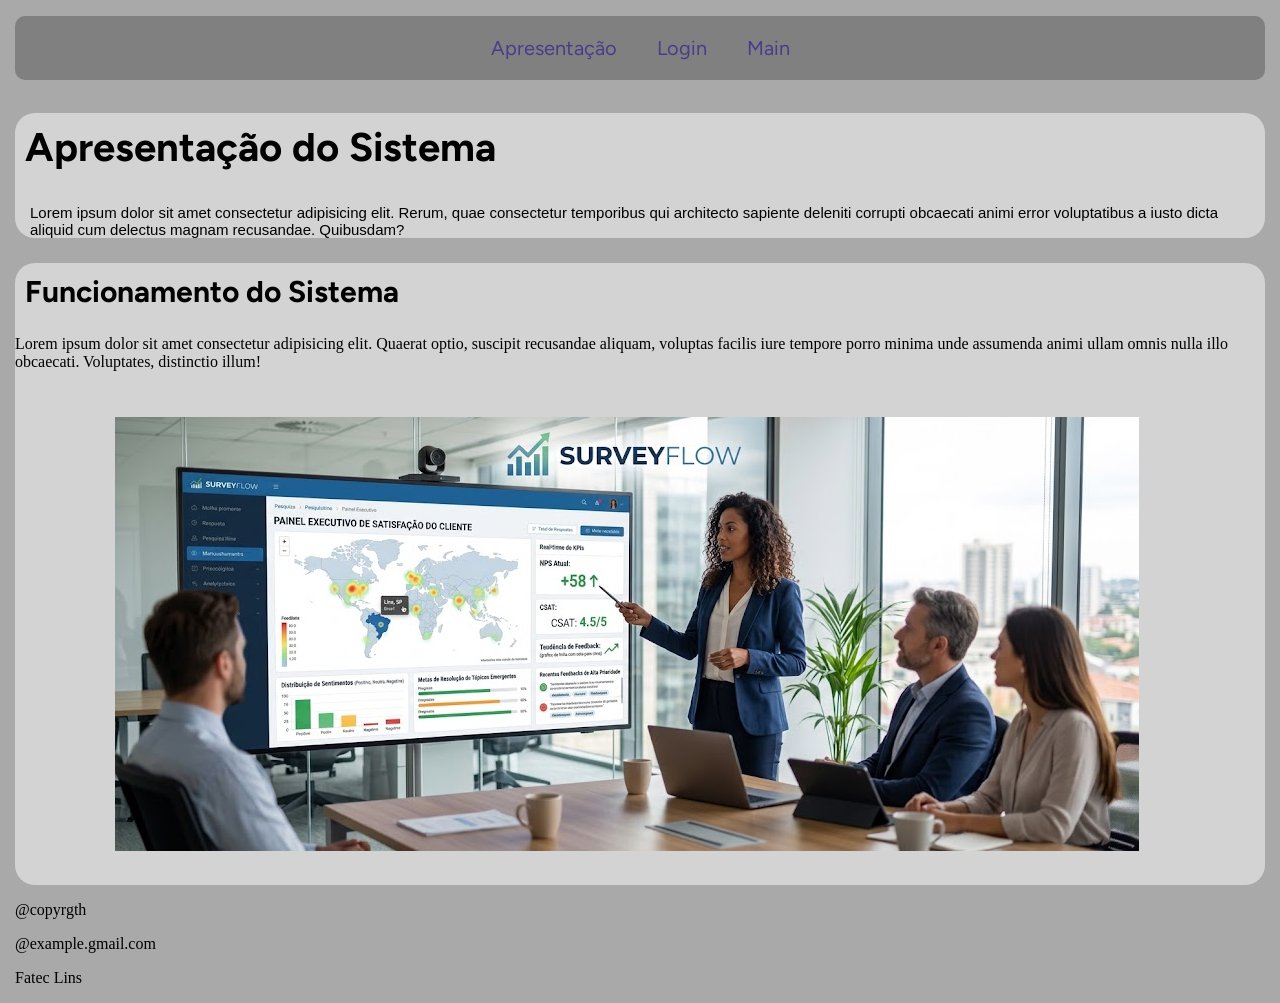
<file: index.html>
<!DOCTYPE html>
<html lang="en">
<head>
    <meta charset="UTF-8">
    <meta name="viewport" content="width=device-width, initial-scale=1.0">
    <title>Sistema De Pesquisas</title>
    <link rel="stylesheet" href="css/styles.css">
    <link rel="preconnect" href="https://fonts.googleapis.com">
    <link rel="preconnect" href="https://fonts.gstatic.com" crossorigin>
    <link href="https://fonts.googleapis.com/css2?family=Figtree:ital,wght@0,300..900;1,300..900&display=swap" rel="stylesheet">
</head>
<body>
    <header>    
        <!--Navegação-->
        <nav>
            <ul class="navigation">
                <li><a href="#">Apresentação</a></li>
                <li><a href="/Login.html">Login</a></li>
                <li><a href="/main.html">Main</a></li>
            </ul>   
        </nav>
    </header>
    <!--Apresentação do Sistema-->
    <main>
        <section id="apresentacao">
            <h1 id="Titulo">Apresentação do Sistema</h1>
            <p id="descricao">Lorem ipsum dolor sit amet consectetur adipisicing elit. Rerum, quae consectetur temporibus qui architecto sapiente deleniti corrupti obcaecati animi error voluptatibus a iusto dicta aliquid cum delectus magnam recusandae. Quibusdam?</p>
        </section>
        <!--Funcionalidades do Sistema-->
        <section id="fuction">
            <h2 class="subtitulo">Funcionamento do Sistema</h2>
            <p>Lorem ipsum dolor sit amet consectetur adipisicing elit. Quaerat optio, suscipit recusandae aliquam, voluptas facilis iure tempore porro minima unde assumenda animi ullam omnis nulla illo obcaecati. Voluptates, distinctio illum!</p>
            <img id="img_system" src="/img/watermarked_img_12116385525919913778.jpg " alt="Imagem representando Card do Sistema de Questionarios">
        </section>
           
        
    </main>
    <footer>
        <p class="copyrgth">@copyrgth</p>
        <p class="copyrgth">@example.gmail.com</p>
        <p class="copyrgth">Fatec Lins</p>
    </footer>
</body>
</html>
</file>
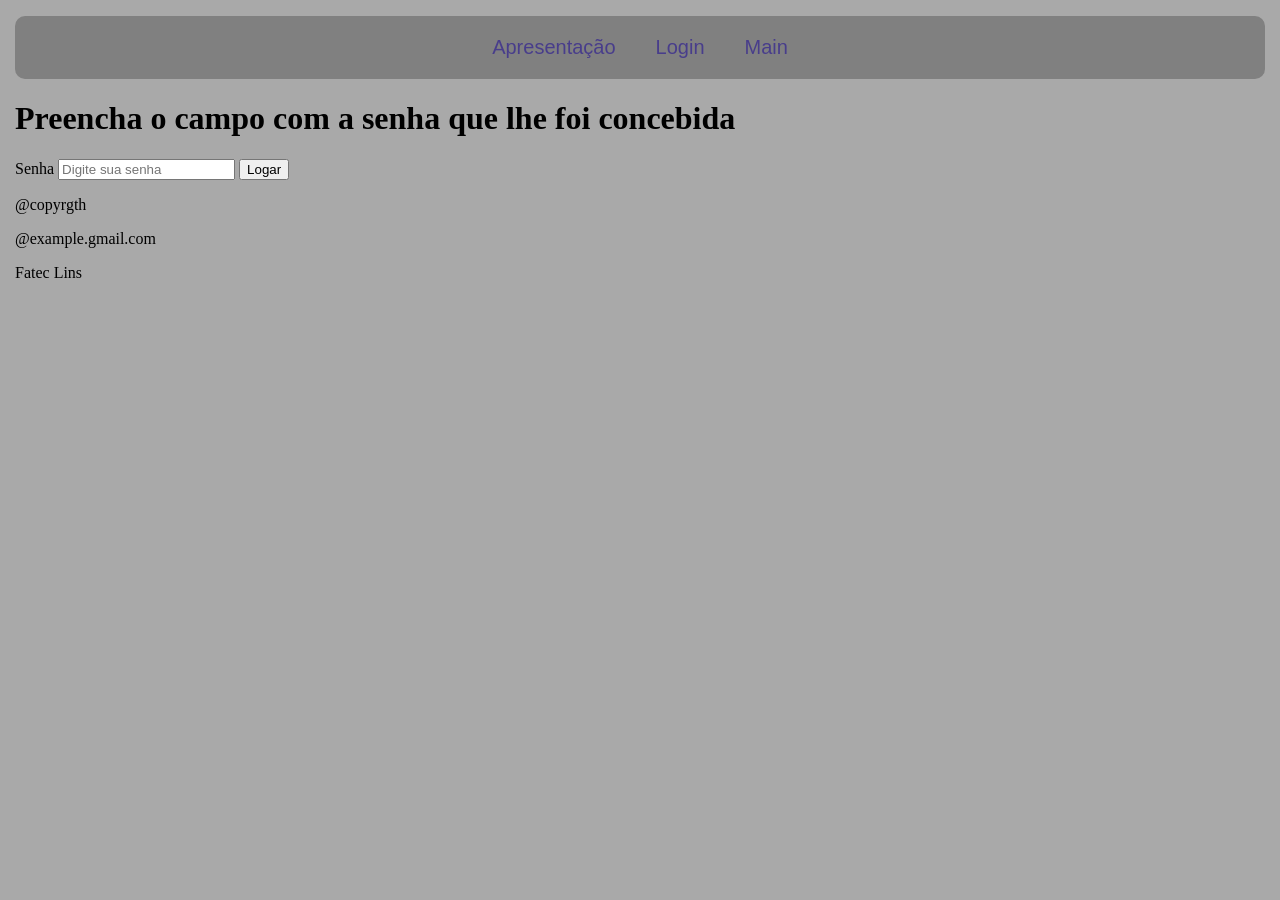
<file: Login.html>
<!DOCTYPE html>
<html lang="en">
<head>
    <meta charset="UTF-8">
    <meta name="viewport" content="width=device-width, initial-scale=1.0">
    <title>Login</title>
    <link rel="stylesheet" href="css/styles.css">
</head>
<body>
    <!--Barra de Navegçaõ do Usuario-->
    <nav>
        <ul class="navigation">
            <li><a href="/index.html">Apresentação</a></li>
            <li><a href="/Login.html">Login</a></li>
            <li><a href="/main.html">Main</a></li>
        </ul>
    </nav>
    <!--LOGIN DO USER-->
    <main>
        <h1>Preencha o campo com a senha que lhe foi concebida</h1>
        <form action="./teste/Api" method="get">
            <label for="Logar">Senha</label>
            <input type="password" name="Senha" placeholder="Digite sua senha">
            <button type="submit" id>Logar</button>
        </form>
    </main>
    <footer>
        <p>@copyrgth</p>
        <p>@example.gmail.com</p>
        <p>Fatec Lins</p>   
    </footer>
</body>
</html>
</file>
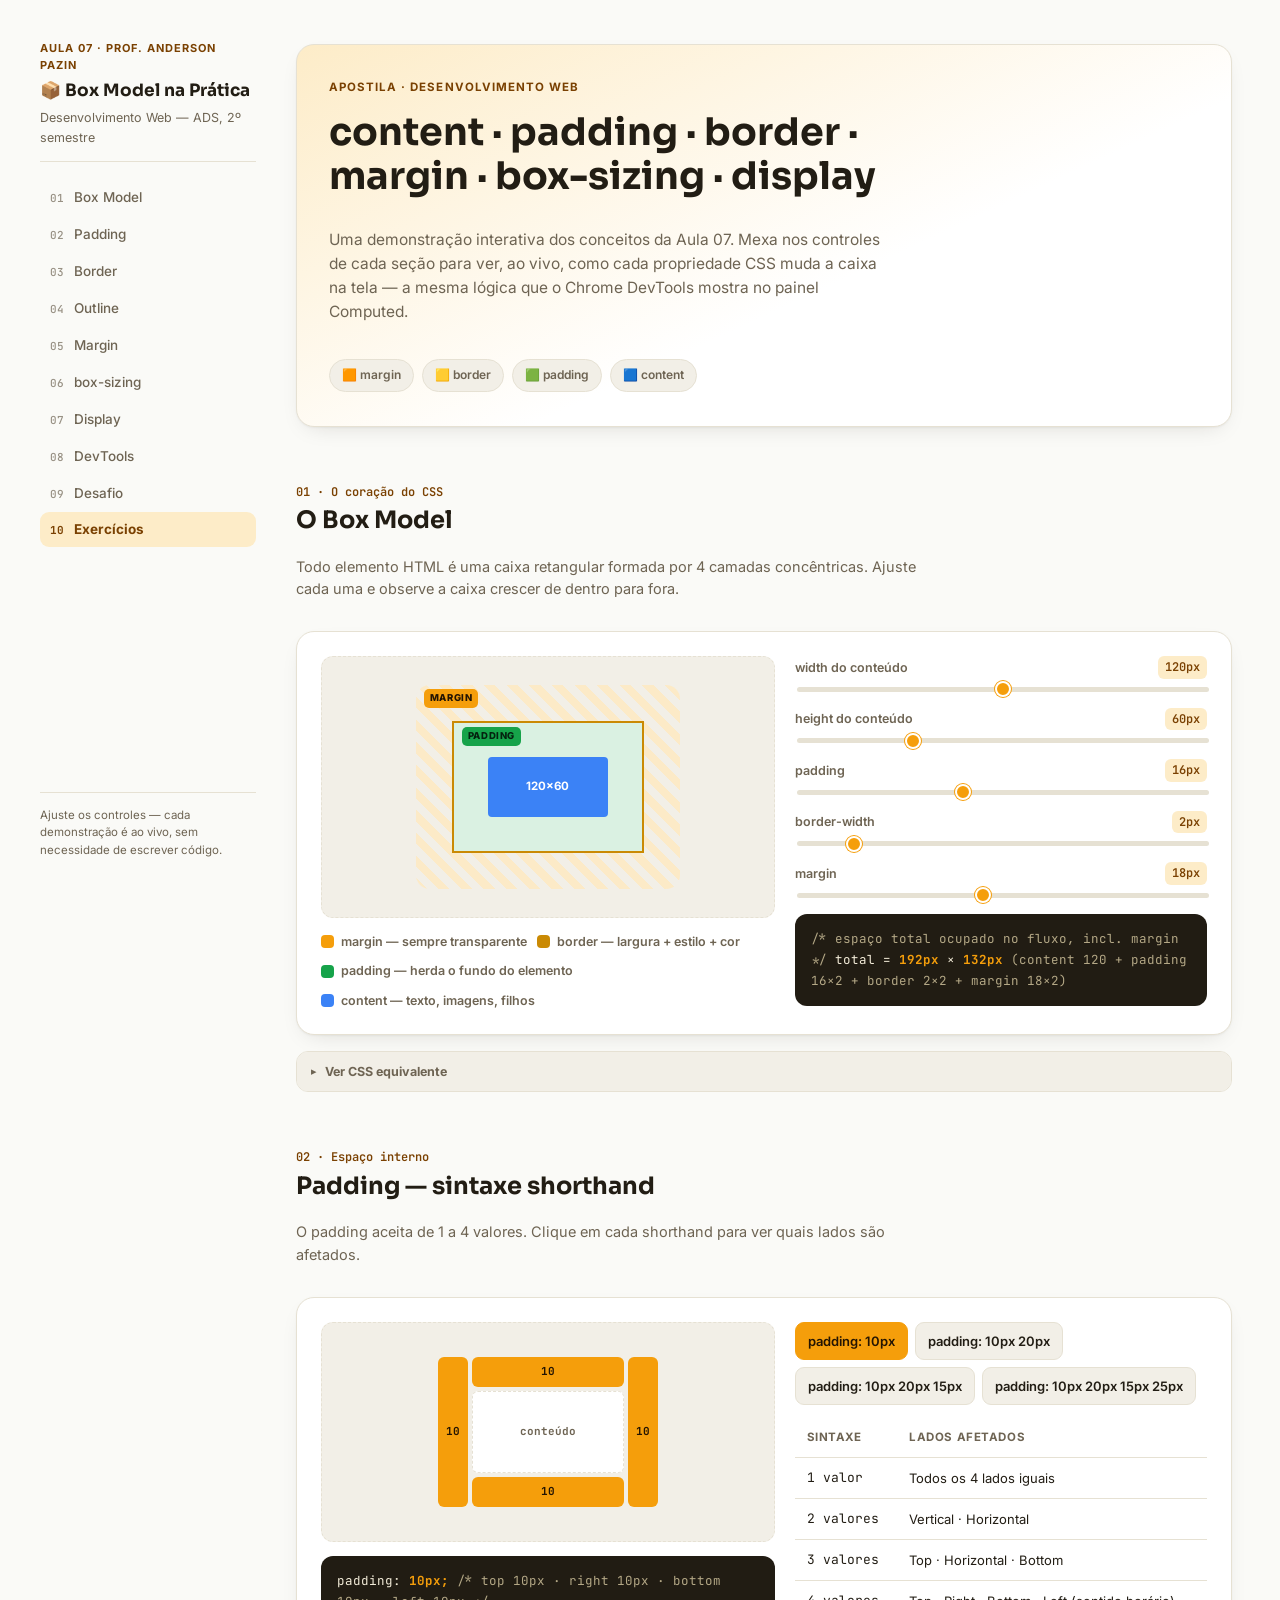
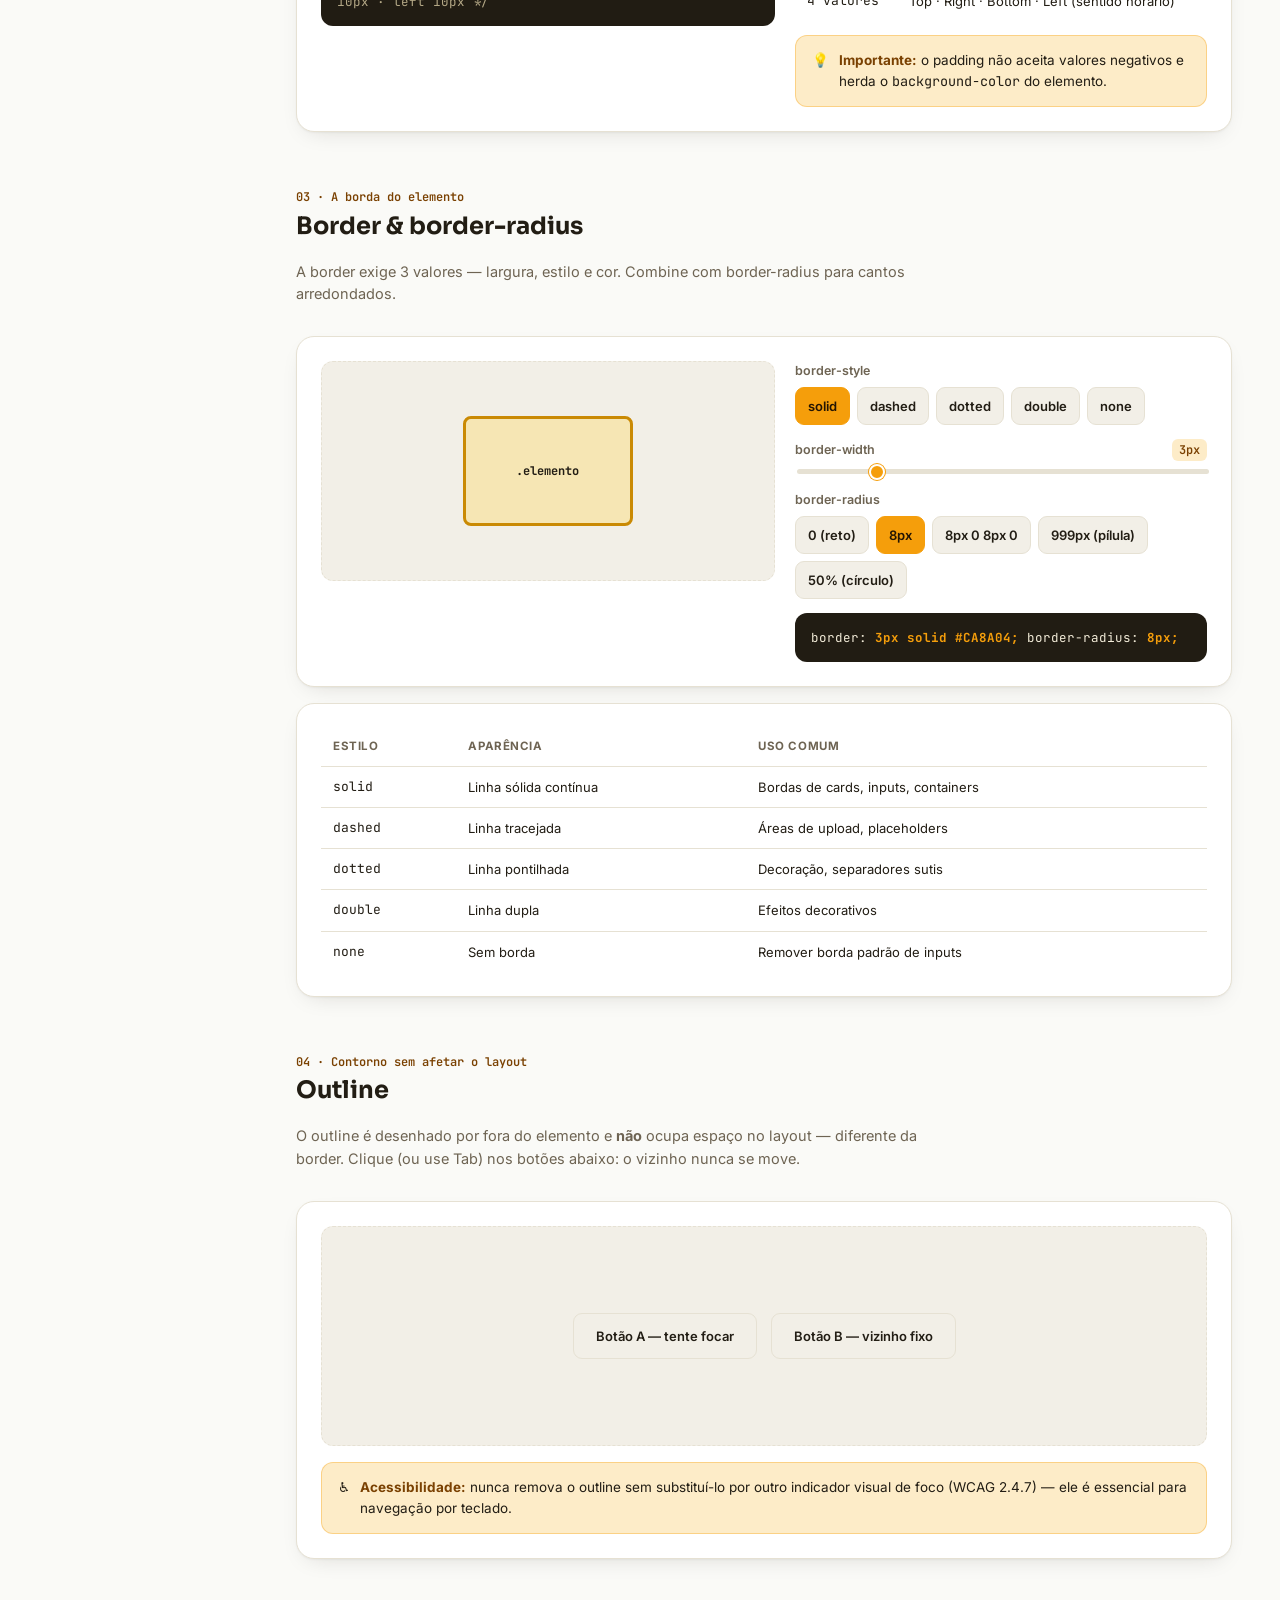
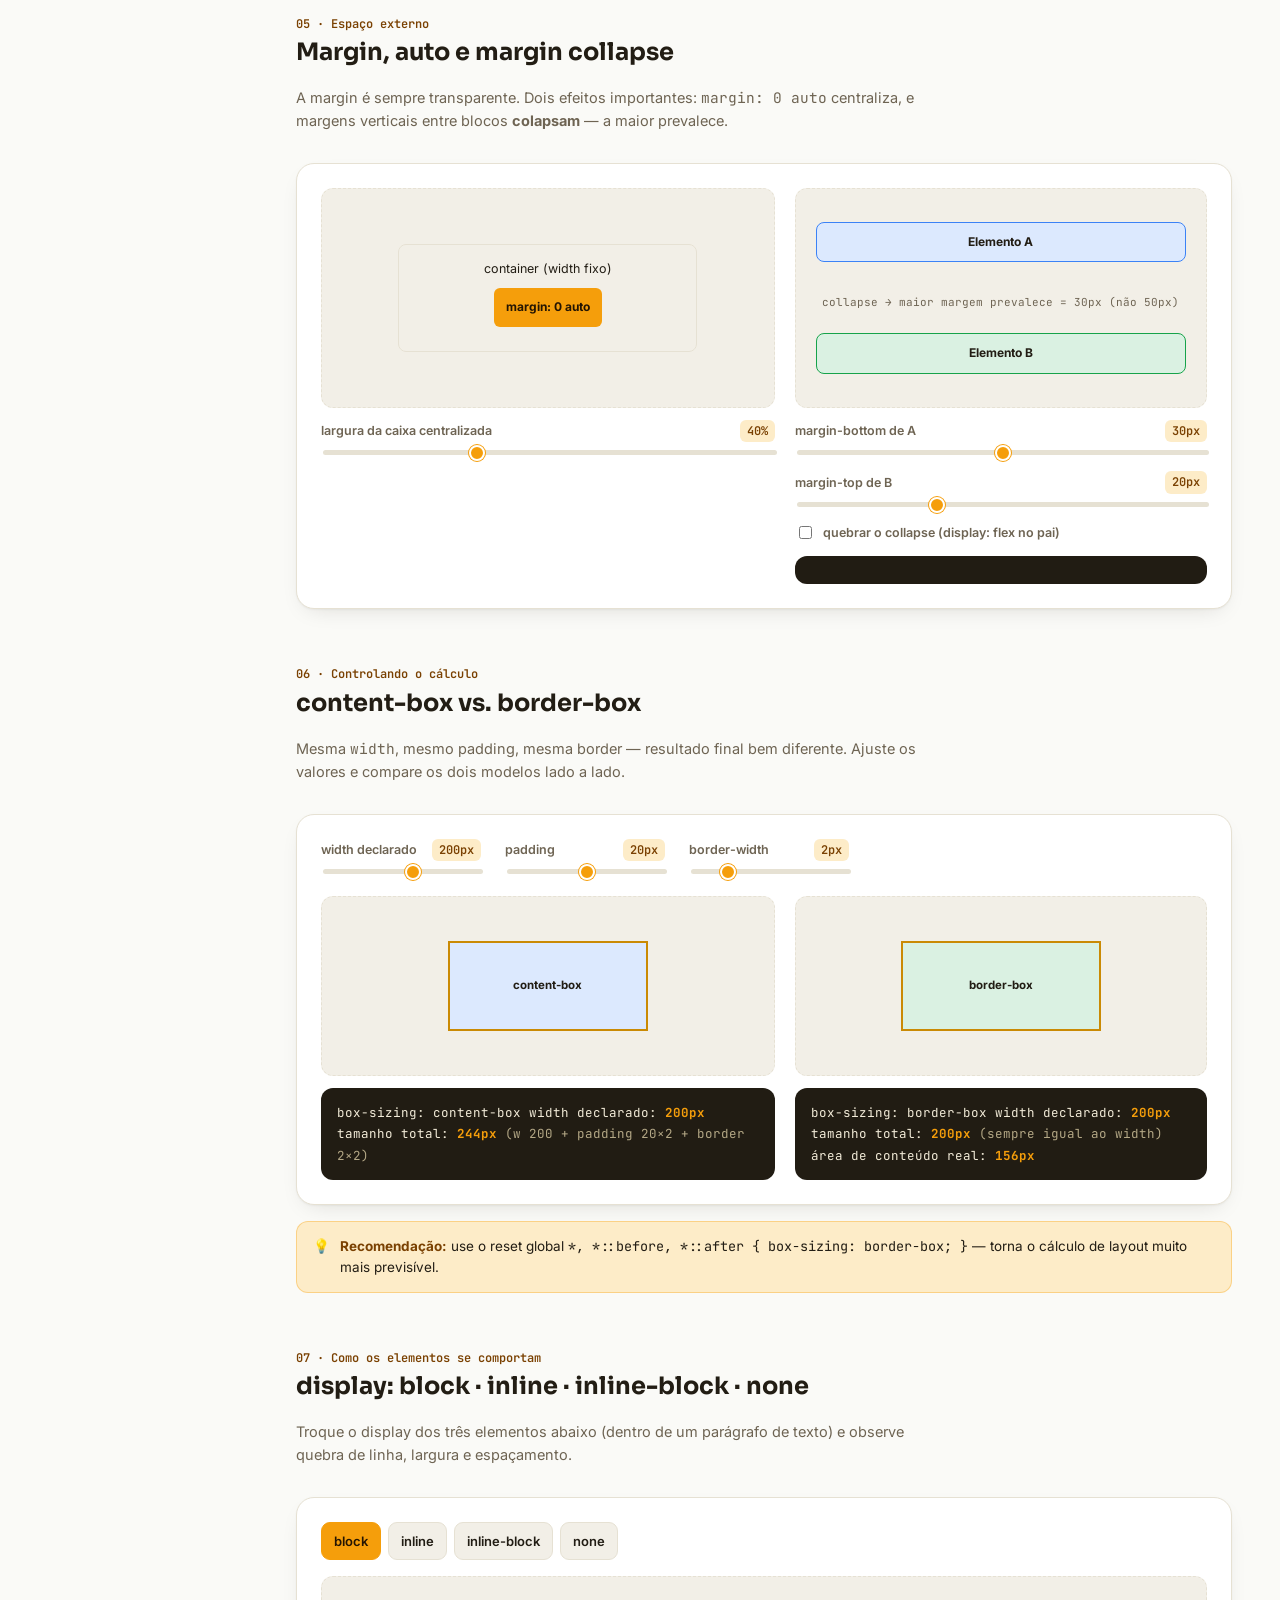
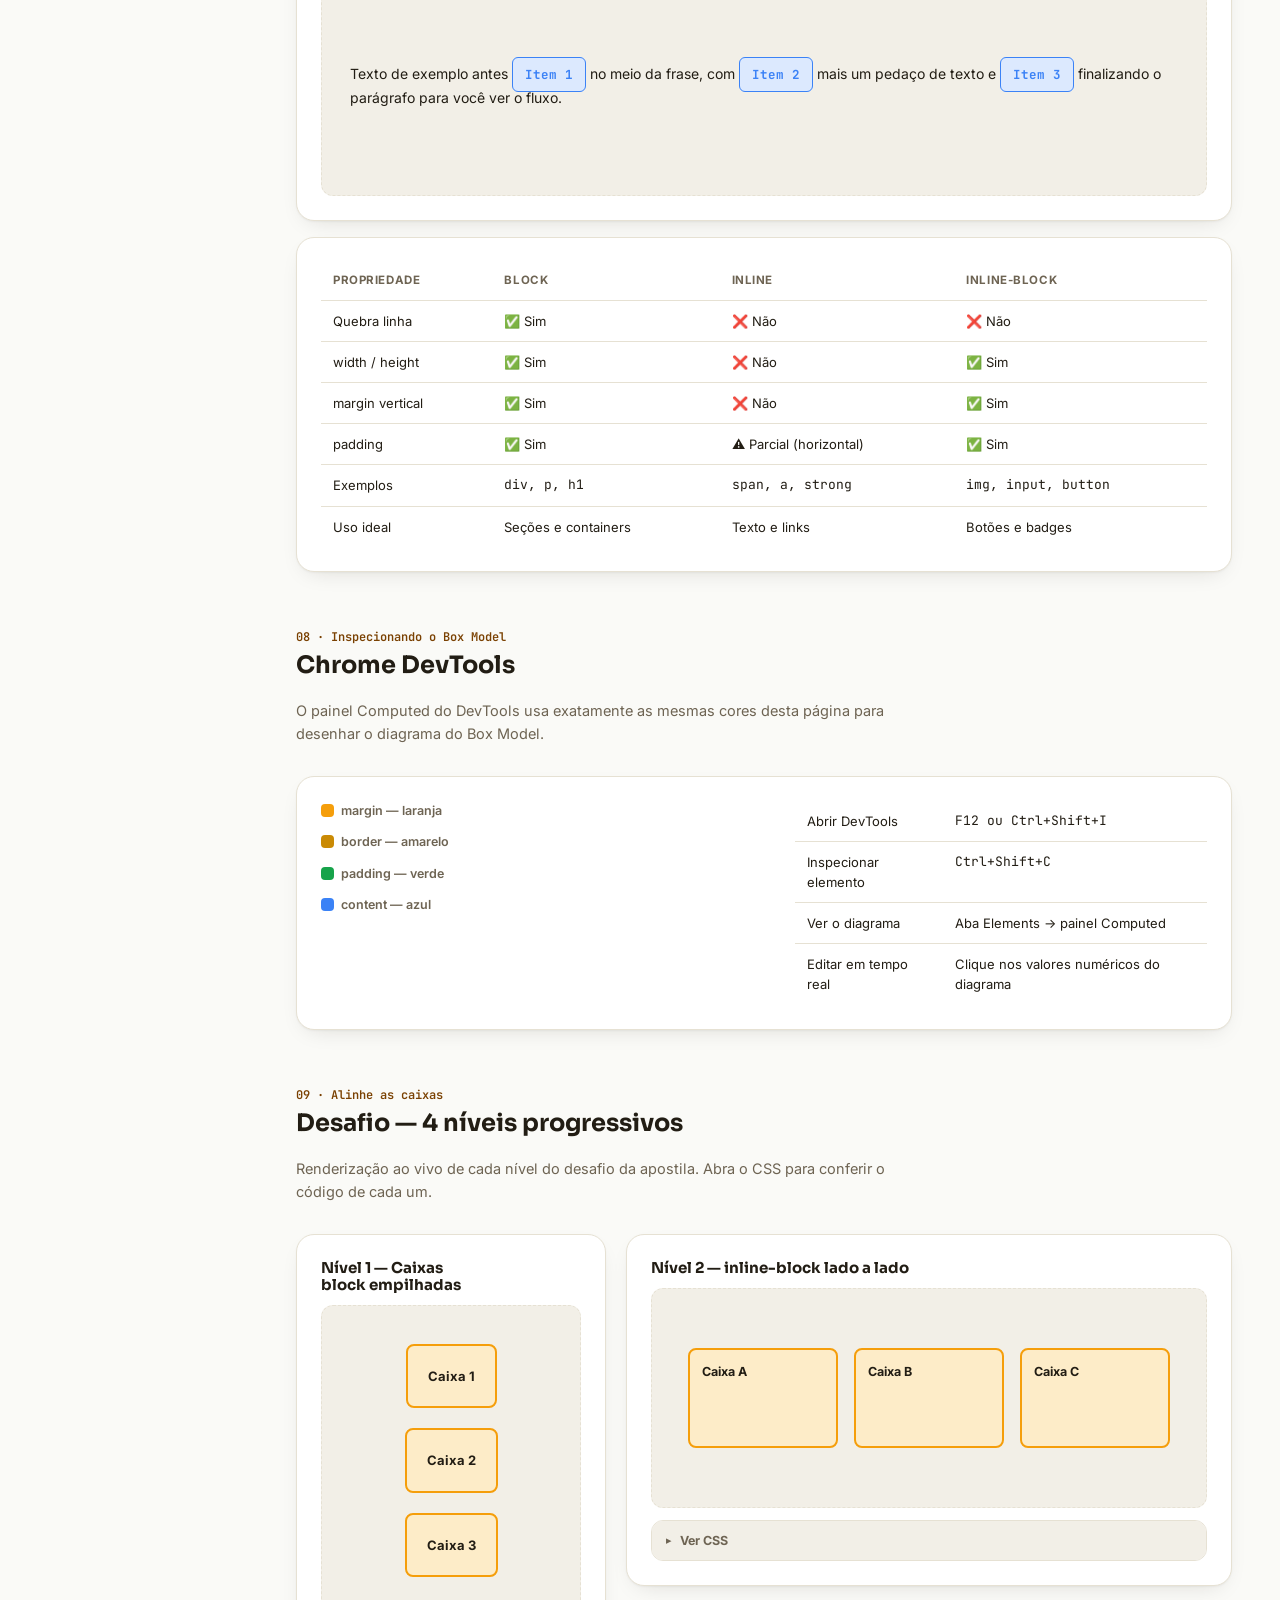
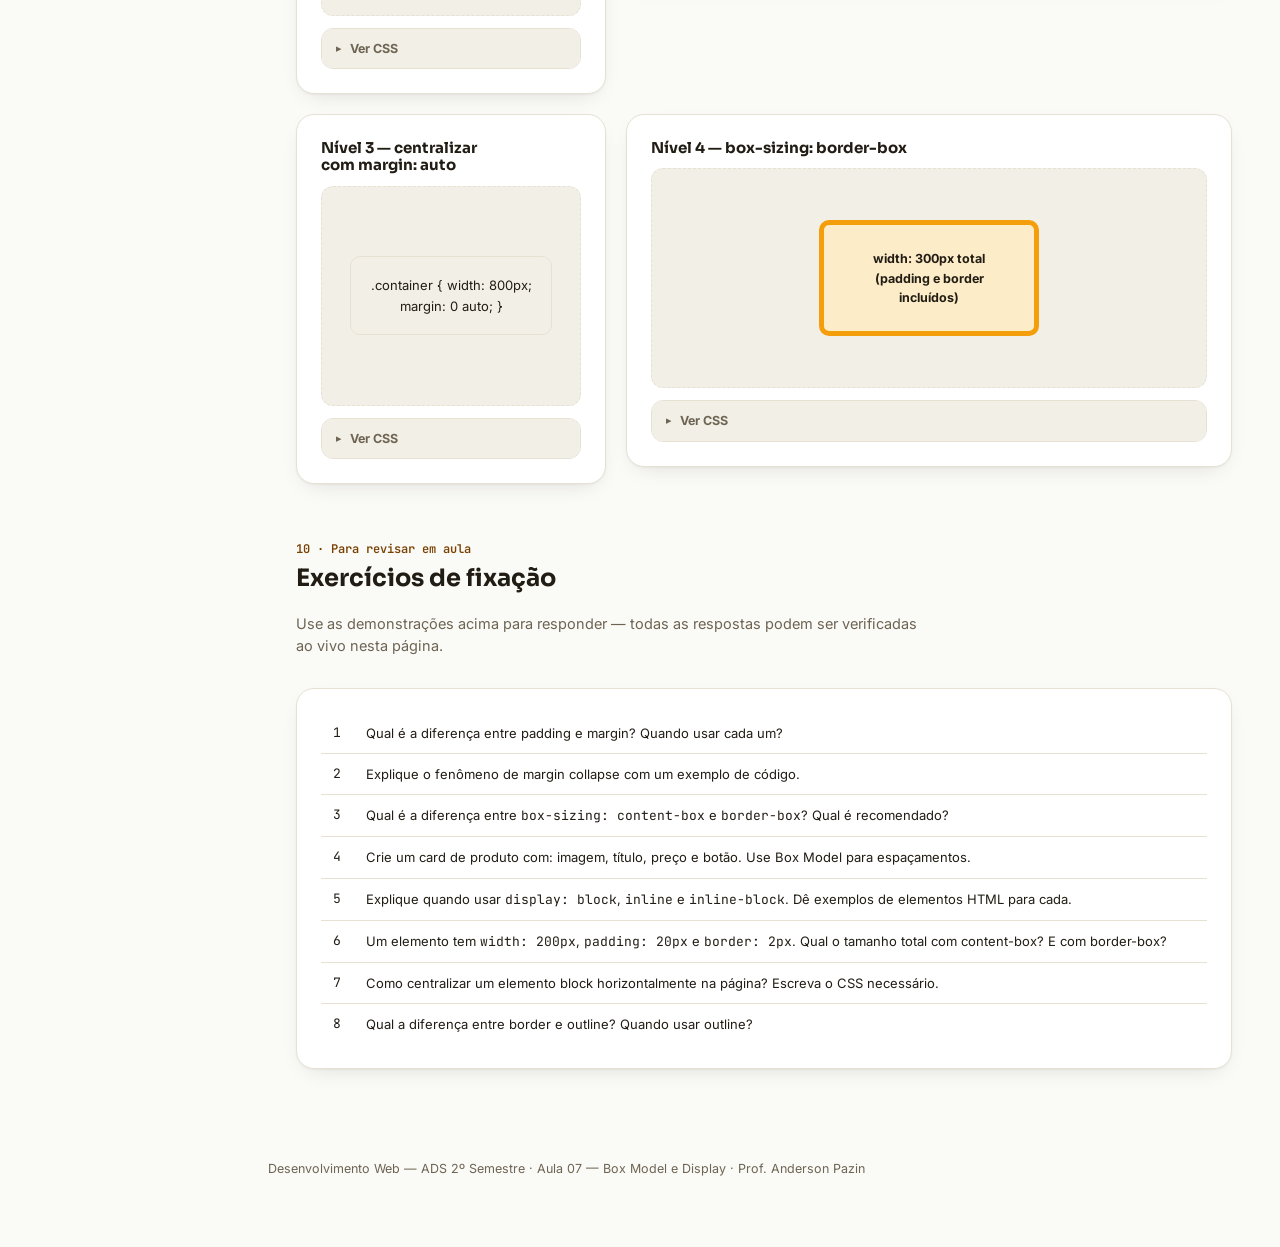
<file: img/box-model-demo.html>
<!doctype html>
<html lang="pt-BR">
<head>
<meta charset="utf-8">
<meta name="viewport" content="width=device-width, initial-scale=1">
<title>Box Model na Prática</title>
<link rel="preconnect" href="https://fonts.googleapis.com">
<link rel="preconnect" href="https://fonts.gstatic.com" crossorigin>
<link href="https://fonts.googleapis.com/css2?family=Sora:wght@600;700;800&family=Inter:wght@400;500;600;700&family=JetBrains+Mono:wght@400;500;600&display=swap" rel="stylesheet">
<style>
  :root{
    --bg:#FAFAF7;
    --surface:#FFFFFF;
    --surface-2:#F2EFE7;
    --line:#E6E1D3;
    --text:#221D14;
    --text-dim:#6E6453;
    --accent:#F59E0B;
    --accent-ink:#7A4102;
    --accent-soft:#FDECC8;
    --code-bg:#211C13;
    --code-text:#F3ECD9;
    --code-dim:#B4A886;
    --mm-content:#3B82F6;
    --mm-content-soft:#DCE9FE;
    --mm-padding:#16A34A;
    --mm-padding-soft:#DAF1E2;
    --mm-border:#CA8A04;
    --mm-border-soft:#F6E6B4;
    --mm-margin:#F59E0B;
    --mm-margin-soft:#FCEAC7;
    --danger:#DC2626;
    --radius-lg:18px;
    --radius-md:12px;
    --shadow:0 1px 2px rgba(30,24,10,.04), 0 8px 24px -12px rgba(30,24,10,.18);
  }
  @media (prefers-color-scheme: dark){
    :root:not([data-theme="light"]){
      --bg:#171310;
      --surface:#211B15;
      --surface-2:#2A2319;
      --line:#3B3223;
      --text:#F3EEE2;
      --text-dim:#B3A88F;
      --accent:#F5A524;
      --accent-ink:#FFD98C;
      --accent-soft:#3D2E12;
      --code-bg:#100D09;
      --code-text:#F3ECD9;
      --code-dim:#8A7F65;
      --mm-content:#60A5FA;
      --mm-content-soft:#1E3354;
      --mm-padding:#4ADE80;
      --mm-padding-soft:#1C3A28;
      --mm-border:#FACC15;
      --mm-border-soft:#40340F;
      --mm-margin:#FDBA74;
      --mm-margin-soft:#402C10;
      --shadow:0 1px 2px rgba(0,0,0,.3), 0 8px 28px -12px rgba(0,0,0,.6);
    }
  }
  :root[data-theme="dark"]{
    --bg:#171310;
    --surface:#211B15;
    --surface-2:#2A2319;
    --line:#3B3223;
    --text:#F3EEE2;
    --text-dim:#B3A88F;
    --accent:#F5A524;
    --accent-ink:#FFD98C;
    --accent-soft:#3D2E12;
    --code-bg:#100D09;
    --code-text:#F3ECD9;
    --code-dim:#8A7F65;
    --mm-content:#60A5FA;
    --mm-content-soft:#1E3354;
    --mm-padding:#4ADE80;
    --mm-padding-soft:#1C3A28;
    --mm-border:#FACC15;
    --mm-border-soft:#40340F;
    --mm-margin:#FDBA74;
    --mm-margin-soft:#402C10;
    --shadow:0 1px 2px rgba(0,0,0,.3), 0 8px 28px -12px rgba(0,0,0,.6);
  }

  *,*::before,*::after{box-sizing:border-box;}
  body{
    background:var(--bg);
    color:var(--text);
    font-family:'Inter',system-ui,sans-serif;
    line-height:1.55;
  }
  h1,h2,h3,h4{
    font-family:'Sora',system-ui,sans-serif;
    line-height:1.15;
    text-wrap:balance;
    margin:0;
  }
  code, pre, .mono{ font-family:'JetBrains Mono', ui-monospace, monospace; }
  a{ color:var(--accent-ink); }
  ::selection{ background:var(--accent-soft); }

  .layout{
    display:grid;
    grid-template-columns:248px 1fr;
    max-width:1240px;
    margin:0 auto;
    align-items:start;
  }

  /* ---------- Sidebar ---------- */
  .sidebar{
    position:sticky;
    top:calc(env(safe-area-inset-top,0px) + 16px);
    height:calc(100vh - env(safe-area-inset-top,0px) - env(safe-area-inset-bottom,0px) - 32px);
    padding:24px 12px 24px 20px;
    overflow-y:auto;
    display:flex;
    flex-direction:column;
    gap:18px;
  }
  .brand{
    display:flex;
    flex-direction:column;
    gap:4px;
    padding-bottom:14px;
    border-bottom:1px solid var(--line);
  }
  .brand .eyebrow{
    font-size:11px;
    font-weight:700;
    letter-spacing:.09em;
    text-transform:uppercase;
    color:var(--accent-ink);
  }
  .brand strong{
    font-family:'Sora',sans-serif;
    font-size:17px;
  }
  .brand span.sub{ font-size:12.5px; color:var(--text-dim); }

  nav.toc{ display:flex; flex-direction:column; gap:2px; }
  nav.toc a{
    display:flex;
    align-items:baseline;
    gap:8px;
    padding:7px 10px;
    border-radius:9px;
    color:var(--text-dim);
    text-decoration:none;
    font-size:13.5px;
    font-weight:500;
  }
  nav.toc a .n{ font-family:'JetBrains Mono',monospace; font-size:11px; color:var(--text-dim); opacity:.7; width:16px; }
  nav.toc a:hover{ background:var(--surface-2); color:var(--text); }
  nav.toc a.active{ background:var(--accent-soft); color:var(--accent-ink); font-weight:700; }
  nav.toc a.active .n{ color:var(--accent-ink); opacity:1; }

  .sidebar-foot{
    margin-top:auto;
    font-size:11.5px;
    color:var(--text-dim);
    padding-top:14px;
    border-top:1px solid var(--line);
  }

  /* ---------- Topbar (mobile) ---------- */
  .topbar{
    display:none;
    position:sticky;
    top:env(safe-area-inset-top,0px);
    z-index:20;
    background:var(--bg);
    border-bottom:1px solid var(--line);
    padding:12px 16px;
  }
  .topbar-row{ display:flex; align-items:center; justify-content:space-between; gap:10px; }
  .topbar strong{ font-family:'Sora',sans-serif; font-size:15px; }
  .topbar-scroll{
    display:flex; gap:6px; overflow-x:auto; padding-top:10px;
    -webkit-overflow-scrolling:touch;
  }
  .topbar-scroll a{
    flex:0 0 auto;
    font-size:12.5px; font-weight:600;
    padding:7px 12px;
    border-radius:999px;
    background:var(--surface-2);
    color:var(--text-dim);
    text-decoration:none;
    white-space:nowrap;
  }
  .topbar-scroll a.active{ background:var(--accent); color:#241503; }

  /* ---------- Main ---------- */
  main{
    padding:36px 28px 90px;
    min-width:0;
    display:flex;
    flex-direction:column;
    gap:56px;
  }

  .hero{
    padding:34px 32px;
    background:linear-gradient(155deg, var(--accent-soft), transparent 60%), var(--surface);
    border:1px solid var(--line);
    border-radius:var(--radius-lg);
    box-shadow:var(--shadow);
    display:flex;
    flex-direction:column;
    gap:14px;
  }
  .hero .eyebrow{
    font-size:11.5px; font-weight:700; letter-spacing:.09em; text-transform:uppercase; color:var(--accent-ink);
  }
  .hero h1{ font-size:clamp(26px,4vw,38px); }
  .hero p{ max-width:56ch; color:var(--text-dim); font-size:15.5px; }
  .hero .pillrow{ display:flex; flex-wrap:wrap; gap:8px; margin-top:6px; }
  .pill{
    font-size:12px; font-weight:600; padding:6px 12px; border-radius:999px;
    background:var(--surface-2); border:1px solid var(--line); color:var(--text-dim);
  }

  section.block{ display:flex; flex-direction:column; gap:16px; scroll-margin-top:24px; }
  .block-head{ display:flex; flex-direction:column; gap:6px; }
  .block-head .kicker{
    font-family:'JetBrains Mono',monospace; font-size:12px; font-weight:600; color:var(--accent-ink);
  }
  .block-head h2{ font-size:24px; }
  .block-head p.lead{ color:var(--text-dim); font-size:14.5px; max-width:70ch; }

  .card{
    background:var(--surface);
    border:1px solid var(--line);
    border-radius:var(--radius-lg);
    box-shadow:var(--shadow);
    padding:24px;
  }
  .grid-2{ display:grid; grid-template-columns:1.1fr 1fr; gap:20px; align-items:start; }
  .grid-3{ display:grid; grid-template-columns:repeat(3,1fr); gap:14px; }

  .stage{
    background:var(--surface-2);
    border:1px dashed var(--line);
    border-radius:var(--radius-md);
    display:flex;
    align-items:center;
    justify-content:center;
    padding:28px;
    min-height:220px;
    overflow:auto;
  }

  .controls{ display:flex; flex-direction:column; gap:14px; }
  .ctrl{ display:flex; flex-direction:column; gap:6px; }
  .ctrl-row{ display:flex; align-items:center; justify-content:space-between; gap:10px; }
  .ctrl label{ font-size:12.5px; font-weight:600; color:var(--text-dim); }
  .ctrl output{ font-family:'JetBrains Mono',monospace; font-size:12px; font-weight:600; color:var(--accent-ink); background:var(--accent-soft); padding:2px 7px; border-radius:6px; }
  input[type="range"]{
    -webkit-appearance:none; appearance:none; width:100%; height:5px; border-radius:99px;
    background:var(--line); outline:none;
  }
  input[type="range"]::-webkit-slider-thumb{
    -webkit-appearance:none; width:16px; height:16px; border-radius:50%;
    background:var(--accent); border:2px solid var(--surface); box-shadow:0 0 0 1px var(--accent);
    cursor:pointer;
  }
  input[type="range"]::-moz-range-thumb{
    width:16px; height:16px; border-radius:50%; background:var(--accent); border:2px solid var(--surface); box-shadow:0 0 0 1px var(--accent); cursor:pointer;
  }
  select, .btn{
    font:inherit; font-size:13px; font-weight:600;
    border:1px solid var(--line); background:var(--surface-2); color:var(--text);
    padding:8px 12px; border-radius:9px; cursor:pointer;
  }
  .btn:hover, select:hover{ border-color:var(--accent); }
  .btn.active{ background:var(--accent); color:#241503; border-color:var(--accent); }
  .btnrow{ display:flex; flex-wrap:wrap; gap:7px; }

  .readout{
    font-family:'JetBrains Mono',monospace;
    font-size:12.5px;
    background:var(--code-bg); color:var(--code-text);
    border-radius:var(--radius-md);
    padding:14px 16px;
    line-height:1.7;
  }
  .readout .k{ color:var(--code-dim); }
  .readout b{ color:var(--accent); }

  pre.code{
    background:var(--code-bg); color:var(--code-text);
    border-radius:var(--radius-md);
    padding:16px 18px;
    overflow-x:auto;
    font-size:12.8px;
    line-height:1.65;
  }
  pre.code .c{ color:var(--code-dim); }
  pre.code .p{ color:#F5A9C4; }
  pre.code .v{ color:#A5D6FF; }

  details.codewrap{ border:1px solid var(--line); border-radius:var(--radius-md); overflow:hidden; }
  details.codewrap summary{
    cursor:pointer; list-style:none; padding:10px 14px; font-size:12.5px; font-weight:700;
    color:var(--text-dim); background:var(--surface-2); display:flex; align-items:center; gap:8px;
  }
  details.codewrap summary::-webkit-details-marker{ display:none; }
  details.codewrap summary::before{ content:"▸"; font-size:11px; transition:transform .15s; }
  details.codewrap[open] summary::before{ transform:rotate(90deg); }
  details.codewrap pre.code{ border-radius:0; margin:0; }

  /* ---------- Box model concentric diagram ---------- */
  .mm-margin{
    background:repeating-linear-gradient(45deg, var(--mm-margin-soft), var(--mm-margin-soft) 8px, var(--surface-2) 8px, var(--surface-2) 16px);
    border-radius:14px;
    position:relative;
    transition:padding .12s ease;
  }
  .mm-border{
    background:var(--mm-border-soft);
    border-color:var(--mm-border);
    border-style:solid;
    position:relative;
    transition:all .12s ease;
  }
  .mm-padding{
    background:var(--mm-padding-soft);
    position:relative;
    transition:padding .12s ease;
  }
  .mm-content{
    background:var(--mm-content);
    color:#fff;
    display:flex; align-items:center; justify-content:center;
    text-align:center;
    font-size:11.5px; font-weight:700;
    border-radius:4px;
    transition:width .12s ease, height .12s ease;
    padding:4px;
  }
  .mm-tag{
    position:absolute; top:4px; left:8px;
    font-size:9.5px; font-weight:800; letter-spacing:.06em; text-transform:uppercase;
    padding:2px 6px; border-radius:5px; color:#fff;
  }
  .mm-tag.margin{ background:var(--mm-margin); color:#241503; }
  .mm-tag.border{ background:var(--mm-border); color:#241503; }
  .mm-tag.padding{ background:var(--mm-padding); color:#04220F; }

  .legend{ display:flex; flex-wrap:wrap; gap:10px; }
  .legend .item{ display:flex; align-items:center; gap:7px; font-size:12.5px; font-weight:600; color:var(--text-dim); }
  .legend .sw{ width:13px; height:13px; border-radius:4px; flex:0 0 auto; }

  /* ---------- Edge picker (padding/margin shorthand) ---------- */
  .edgebox{ position:relative; width:220px; height:150px; margin:0 auto; }
  .edgebox .zone{
    position:absolute; display:flex; align-items:center; justify-content:center;
    font-family:'JetBrains Mono',monospace; font-size:11px; font-weight:700; color:#241503;
    background:var(--accent-soft); border-radius:6px; transition:background .15s;
  }
  .edgebox .zone.hot{ background:var(--accent); }
  .edgebox .zone.top{ top:0; left:34px; right:34px; height:30px; }
  .edgebox .zone.bottom{ bottom:0; left:34px; right:34px; height:30px; }
  .edgebox .zone.left{ left:0; top:0; bottom:0; width:30px; }
  .edgebox .zone.right{ right:0; top:0; bottom:0; width:30px; }
  .edgebox .zone.center{ left:34px; right:34px; top:34px; bottom:34px; background:var(--surface); border:1.5px dashed var(--line); color:var(--text-dim); }

  table.demo-table{ width:100%; border-collapse:collapse; font-size:13px; }
  table.demo-table th, table.demo-table td{ padding:10px 12px; border-bottom:1px solid var(--line); text-align:left; vertical-align:top; }
  table.demo-table th{ font-size:11.5px; text-transform:uppercase; letter-spacing:.05em; color:var(--text-dim); font-weight:700; }
  table.demo-table tr:last-child td{ border-bottom:none; }
  .tbl-wrap{ overflow-x:auto; }

  .note{
    display:flex; gap:10px; padding:14px 16px; border-radius:var(--radius-md);
    background:var(--accent-soft); border:1px solid color-mix(in srgb, var(--accent) 35%, transparent);
    font-size:13.5px;
  }
  .note b{ color:var(--accent-ink); }

  /* ---------- Display demo boxes ---------- */
  .disp-stage{ line-height:0; }
  .disp-stage p{ line-height:1.7; font-size:14px; }
  .disp-item{
    background:var(--mm-content-soft); color:var(--mm-content);
    border:1.5px solid var(--mm-content);
    font-weight:700; font-size:12.5px; font-family:'JetBrains Mono',monospace;
    padding:8px 12px; border-radius:6px;
  }

  /* ---------- Desafio niveis ---------- */
  .caixa{ display:block; padding:20px; border:2px solid var(--accent); margin:10px; background-color:var(--accent-soft); border-radius:8px; font-size:13px; font-weight:700; }
  .caixa-inline{ display:inline-block; width:150px; height:100px; padding:12px; border:2px solid var(--accent); margin:8px; vertical-align:top; background:var(--accent-soft); border-radius:8px; font-size:12.5px; font-weight:700; }
  .nivel3-container{ width:100%; max-width:420px; margin:0 auto; padding:18px; border:1px solid var(--line); background:var(--surface-2); border-radius:10px; text-align:center; font-size:13px; }
  .nivel4-box{ width:220px; padding:24px; border:5px solid var(--accent); background:var(--accent-soft); border-radius:10px; text-align:center; font-size:12.5px; font-weight:700; margin:0 auto; }

  footer.page{
    max-width:1240px; margin:0 auto; padding:0 28px 60px 248px;
    color:var(--text-dim); font-size:12.5px;
  }

  @media (max-width:920px){
    .layout{ grid-template-columns:1fr; }
    .sidebar{ display:none; }
    .topbar{ display:block; }
    main{ padding:24px 18px 80px; gap:44px; }
    .grid-2{ grid-template-columns:1fr; }
    .grid-3{ grid-template-columns:1fr 1fr; }
    footer.page{ padding:0 18px 50px; }
  }
  @media (max-width:520px){
    .grid-3{ grid-template-columns:1fr; }
    .hero{ padding:24px 20px; }
  }
</style>
</head>
<body>


<div class="topbar">
  <div class="topbar-row">
    <strong>📦 Box Model na Prática</strong>
    <span class="pill">Aula 07</span>
  </div>
  <div class="topbar-scroll" id="topbarScroll">
    <a href="#boxmodel" class="tlink">Box Model</a>
    <a href="#padding" class="tlink">Padding</a>
    <a href="#border" class="tlink">Border</a>
    <a href="#outline" class="tlink">Outline</a>
    <a href="#margin" class="tlink">Margin</a>
    <a href="#boxsizing" class="tlink">box-sizing</a>
    <a href="#display" class="tlink">Display</a>
    <a href="#devtools" class="tlink">DevTools</a>
    <a href="#desafio" class="tlink">Desafio</a>
    <a href="#exercicios" class="tlink">Exercícios</a>
  </div>
</div>

<div class="layout">
  <aside class="sidebar">
    <div class="brand">
      <span class="eyebrow">Aula 07 · Prof. Anderson Pazin</span>
      <strong>📦 Box Model na Prática</strong>
      <span class="sub">Desenvolvimento Web — ADS, 2º semestre</span>
    </div>
    <nav class="toc" id="toc">
      <a href="#boxmodel" class="slink"><span class="n">01</span>Box Model</a>
      <a href="#padding" class="slink"><span class="n">02</span>Padding</a>
      <a href="#border" class="slink"><span class="n">03</span>Border</a>
      <a href="#outline" class="slink"><span class="n">04</span>Outline</a>
      <a href="#margin" class="slink"><span class="n">05</span>Margin</a>
      <a href="#boxsizing" class="slink"><span class="n">06</span>box-sizing</a>
      <a href="#display" class="slink"><span class="n">07</span>Display</a>
      <a href="#devtools" class="slink"><span class="n">08</span>DevTools</a>
      <a href="#desafio" class="slink"><span class="n">09</span>Desafio</a>
      <a href="#exercicios" class="slink"><span class="n">10</span>Exercícios</a>
    </nav>
    <div class="sidebar-foot">Ajuste os controles — cada demonstração é ao vivo, sem necessidade de escrever código.</div>
  </aside>

  <main>
    <div class="hero">
      <span class="eyebrow">Apostila · Desenvolvimento Web</span>
      <h1>content · padding · border · margin · box-sizing · display</h1>
      <p>Uma demonstração interativa dos conceitos da Aula 07. Mexa nos controles de cada seção para ver, ao vivo, como cada propriedade CSS muda a caixa na tela — a mesma lógica que o Chrome DevTools mostra no painel Computed.</p>
      <div class="pillrow">
        <span class="pill">🟧 margin</span>
        <span class="pill">🟨 border</span>
        <span class="pill">🟩 padding</span>
        <span class="pill">🟦 content</span>
      </div>
    </div>

    <!-- ===================== 1. BOX MODEL ===================== -->
    <section class="block" id="boxmodel">
      <div class="block-head">
        <span class="kicker">01 · O coração do CSS</span>
        <h2>O Box Model</h2>
        <p class="lead">Todo elemento HTML é uma caixa retangular formada por 4 camadas concêntricas. Ajuste cada uma e observe a caixa crescer de dentro para fora.</p>
      </div>
      <div class="card grid-2">
        <div>
          <div class="stage" id="bmStage">
            <div class="mm-margin" id="bmMargin">
              <span class="mm-tag margin">margin</span>
              <div class="mm-border" id="bmBorder">
                <span class="mm-tag border">border</span>
                <div class="mm-padding" id="bmPadding">
                  <span class="mm-tag padding">padding</span>
                  <div class="mm-content" id="bmContent">content</div>
                </div>
              </div>
            </div>
          </div>
          <div class="legend" style="margin-top:14px;">
            <div class="item"><span class="sw" style="background:var(--mm-margin)"></span>margin — sempre transparente</div>
            <div class="item"><span class="sw" style="background:var(--mm-border)"></span>border — largura + estilo + cor</div>
            <div class="item"><span class="sw" style="background:var(--mm-padding)"></span>padding — herda o fundo do elemento</div>
            <div class="item"><span class="sw" style="background:var(--mm-content)"></span>content — texto, imagens, filhos</div>
          </div>
        </div>
        <div class="controls">
          <div class="ctrl">
            <div class="ctrl-row"><label>width do conteúdo</label><output id="oW">120px</output></div>
            <input type="range" id="bmW" min="40" max="200" value="120">
          </div>
          <div class="ctrl">
            <div class="ctrl-row"><label>height do conteúdo</label><output id="oH">60px</output></div>
            <input type="range" id="bmH" min="30" max="140" value="60">
          </div>
          <div class="ctrl">
            <div class="ctrl-row"><label>padding</label><output id="oP">16px</output></div>
            <input type="range" id="bmP" min="0" max="40" value="16">
          </div>
          <div class="ctrl">
            <div class="ctrl-row"><label>border-width</label><output id="oB">2px</output></div>
            <input type="range" id="bmB" min="0" max="16" value="2">
          </div>
          <div class="ctrl">
            <div class="ctrl-row"><label>margin</label><output id="oM">18px</output></div>
            <input type="range" id="bmM" min="0" max="40" value="18">
          </div>
          <div class="readout" id="bmReadout"></div>
        </div>
      </div>
      <details class="codewrap">
        <summary>Ver CSS equivalente</summary>
        <pre class="code" id="bmCode"></pre>
      </details>
    </section>

    <!-- ===================== 2. PADDING ===================== -->
    <section class="block" id="padding">
      <div class="block-head">
        <span class="kicker">02 · Espaço interno</span>
        <h2>Padding — sintaxe shorthand</h2>
        <p class="lead">O padding aceita de 1 a 4 valores. Clique em cada shorthand para ver quais lados são afetados.</p>
      </div>
      <div class="card grid-2">
        <div>
          <div class="stage">
            <div class="edgebox">
              <div class="zone top" id="pdTop">10</div>
              <div class="zone right" id="pdRight">10</div>
              <div class="zone bottom" id="pdBottom">10</div>
              <div class="zone left" id="pdLeft">10</div>
              <div class="zone center">conteúdo</div>
            </div>
          </div>
          <div class="readout" id="pdReadout" style="margin-top:14px;"></div>
        </div>
        <div class="controls">
          <div class="btnrow" id="pdButtons">
            <button class="btn active" data-v="10">padding: 10px</button>
            <button class="btn" data-v="10 20">padding: 10px 20px</button>
            <button class="btn" data-v="10 20 15">padding: 10px 20px 15px</button>
            <button class="btn" data-v="10 20 15 25">padding: 10px 20px 15px 25px</button>
          </div>
          <div class="tbl-wrap">
            <table class="demo-table">
              <thead><tr><th>Sintaxe</th><th>Lados afetados</th></tr></thead>
              <tbody>
                <tr><td class="mono">1 valor</td><td>Todos os 4 lados iguais</td></tr>
                <tr><td class="mono">2 valores</td><td>Vertical · Horizontal</td></tr>
                <tr><td class="mono">3 valores</td><td>Top · Horizontal · Bottom</td></tr>
                <tr><td class="mono">4 valores</td><td>Top · Right · Bottom · Left (sentido horário)</td></tr>
              </tbody>
            </table>
          </div>
          <div class="note">💡 <span><b>Importante:</b> o padding não aceita valores negativos e herda o <code>background-color</code> do elemento.</span></div>
        </div>
      </div>
    </section>

    <!-- ===================== 3. BORDER ===================== -->
    <section class="block" id="border">
      <div class="block-head">
        <span class="kicker">03 · A borda do elemento</span>
        <h2>Border &amp; border-radius</h2>
        <p class="lead">A border exige 3 valores — largura, estilo e cor. Combine com border-radius para cantos arredondados.</p>
      </div>
      <div class="card grid-2">
        <div class="stage">
          <div id="brBox" style="width:170px;height:110px;display:flex;align-items:center;justify-content:center;background:var(--mm-border-soft);color:var(--text);font-family:'JetBrains Mono',monospace;font-size:12px;font-weight:700;">.elemento</div>
        </div>
        <div class="controls">
          <div class="ctrl">
            <label>border-style</label>
            <div class="btnrow" id="brStyleButtons">
              <button class="btn active" data-v="solid">solid</button>
              <button class="btn" data-v="dashed">dashed</button>
              <button class="btn" data-v="dotted">dotted</button>
              <button class="btn" data-v="double">double</button>
              <button class="btn" data-v="none">none</button>
            </div>
          </div>
          <div class="ctrl">
            <div class="ctrl-row"><label>border-width</label><output id="oBrW">3px</output></div>
            <input type="range" id="brW" min="1" max="12" value="3">
          </div>
          <div class="ctrl">
            <label>border-radius</label>
            <div class="btnrow" id="brRadiusButtons">
              <button class="btn" data-v="0">0 (reto)</button>
              <button class="btn active" data-v="8">8px</button>
              <button class="btn" data-v="8 0 8 0">8px 0 8px 0</button>
              <button class="btn" data-v="999">999px (pílula)</button>
              <button class="btn" data-v="50%">50% (círculo)</button>
            </div>
          </div>
          <div class="readout" id="brReadout"></div>
        </div>
      </div>
      <div class="card">
        <div class="tbl-wrap">
          <table class="demo-table">
            <thead><tr><th>Estilo</th><th>Aparência</th><th>Uso comum</th></tr></thead>
            <tbody>
              <tr><td class="mono">solid</td><td>Linha sólida contínua</td><td>Bordas de cards, inputs, containers</td></tr>
              <tr><td class="mono">dashed</td><td>Linha tracejada</td><td>Áreas de upload, placeholders</td></tr>
              <tr><td class="mono">dotted</td><td>Linha pontilhada</td><td>Decoração, separadores sutis</td></tr>
              <tr><td class="mono">double</td><td>Linha dupla</td><td>Efeitos decorativos</td></tr>
              <tr><td class="mono">none</td><td>Sem borda</td><td>Remover borda padrão de inputs</td></tr>
            </tbody>
          </table>
        </div>
      </div>
    </section>

    <!-- ===================== 4. OUTLINE ===================== -->
    <section class="block" id="outline">
      <div class="block-head">
        <span class="kicker">04 · Contorno sem afetar o layout</span>
        <h2>Outline</h2>
        <p class="lead">O outline é desenhado por fora do elemento e <b>não</b> ocupa espaço no layout — diferente da border. Clique (ou use Tab) nos botões abaixo: o vizinho nunca se move.</p>
      </div>
      <div class="card">
        <div class="stage" style="gap:14px;">
          <button class="btn" id="outBtnA" style="padding:12px 22px;">Botão A — tente focar</button>
          <button class="btn" id="outBtnB" style="padding:12px 22px;">Botão B — vizinho fixo</button>
        </div>
        <div class="note" style="margin-top:16px;">♿ <span><b>Acessibilidade:</b> nunca remova o outline sem substituí-lo por outro indicador visual de foco (WCAG 2.4.7) — ele é essencial para navegação por teclado.</span></div>
      </div>
    </section>

    <!-- ===================== 5. MARGIN ===================== -->
    <section class="block" id="margin">
      <div class="block-head">
        <span class="kicker">05 · Espaço externo</span>
        <h2>Margin, auto e margin collapse</h2>
        <p class="lead">A margin é sempre transparente. Dois efeitos importantes: <code>margin: 0 auto</code> centraliza, e margens verticais entre blocos <b>colapsam</b> — a maior prevalece.</p>
      </div>

      <div class="card grid-2">
        <div>
          <div class="stage" style="padding:12px;">
            <div id="autoContainer" style="width:70%;padding:14px;border:1px solid var(--line);background:var(--surface-2);border-radius:8px;text-align:center;font-size:12.5px;">
              container (width fixo)
              <div id="autoBox" style="width:40%;margin:10px auto;padding:10px;background:var(--accent);color:#241503;border-radius:6px;font-weight:700;font-size:12px;">margin: 0 auto</div>
            </div>
          </div>
          <div class="ctrl" style="margin-top:12px;">
            <div class="ctrl-row"><label>largura da caixa centralizada</label><output id="oAutoW">40%</output></div>
            <input type="range" id="autoW" min="15" max="90" value="40">
          </div>
        </div>

        <div>
          <div class="stage" style="flex-direction:column;align-items:stretch;padding:20px;">
            <div id="collapseWrap" style="display:flex;flex-direction:column;">
              <div id="collapseA" style="background:var(--mm-content-soft);border:1.5px solid var(--mm-content);border-radius:8px;padding:10px;font-size:12px;font-weight:700;text-align:center;">Elemento A</div>
              <div id="collapseGapLabel" style="text-align:center;font-family:'JetBrains Mono',monospace;font-size:11px;color:var(--text-dim);padding:2px;"></div>
              <div id="collapseB" style="background:var(--mm-padding-soft);border:1.5px solid var(--mm-padding);border-radius:8px;padding:10px;font-size:12px;font-weight:700;text-align:center;">Elemento B</div>
            </div>
          </div>
          <div class="controls" style="margin-top:12px;">
            <div class="ctrl">
              <div class="ctrl-row"><label>margin-bottom de A</label><output id="oCA">30px</output></div>
              <input type="range" id="collapseAr" min="0" max="60" value="30">
            </div>
            <div class="ctrl">
              <div class="ctrl-row"><label>margin-top de B</label><output id="oCB">20px</output></div>
              <input type="range" id="collapseBr" min="0" max="60" value="20">
            </div>
            <label style="display:flex;align-items:center;gap:8px;font-size:12.5px;font-weight:600;color:var(--text-dim);">
              <input type="checkbox" id="collapseBreak"> quebrar o collapse (display: flex no pai)
            </label>
            <div class="readout" id="collapseReadout"></div>
          </div>
        </div>
      </div>
    </section>

    <!-- ===================== 6. BOX-SIZING ===================== -->
    <section class="block" id="boxsizing">
      <div class="block-head">
        <span class="kicker">06 · Controlando o cálculo</span>
        <h2>content-box vs. border-box</h2>
        <p class="lead">Mesma <code>width</code>, mesmo padding, mesma border — resultado final bem diferente. Ajuste os valores e compare os dois modelos lado a lado.</p>
      </div>
      <div class="card">
        <div class="controls" style="flex-direction:row;flex-wrap:wrap;gap:24px;margin-bottom:20px;">
          <div class="ctrl" style="min-width:160px;">
            <div class="ctrl-row"><label>width declarado</label><output id="oBsW">200px</output></div>
            <input type="range" id="bsW" min="120" max="260" value="200">
          </div>
          <div class="ctrl" style="min-width:160px;">
            <div class="ctrl-row"><label>padding</label><output id="oBsP">20px</output></div>
            <input type="range" id="bsP" min="0" max="40" value="20">
          </div>
          <div class="ctrl" style="min-width:160px;">
            <div class="ctrl-row"><label>border-width</label><output id="oBsB">2px</output></div>
            <input type="range" id="bsB" min="0" max="10" value="2">
          </div>
        </div>
        <div class="grid-2">
          <div>
            <div class="stage" style="min-height:180px;">
              <div id="cbBox" style="background:var(--mm-content-soft);border-color:var(--mm-border);border-style:solid;display:flex;align-items:center;justify-content:center;text-align:center;font-size:11.5px;font-weight:700;">content-box</div>
            </div>
            <div class="readout" id="cbReadout" style="margin-top:12px;"></div>
          </div>
          <div>
            <div class="stage" style="min-height:180px;">
              <div id="bbBox" style="box-sizing:border-box;background:var(--mm-padding-soft);border-color:var(--mm-border);border-style:solid;display:flex;align-items:center;justify-content:center;text-align:center;font-size:11.5px;font-weight:700;">border-box</div>
            </div>
            <div class="readout" id="bbReadout" style="margin-top:12px;"></div>
          </div>
        </div>
      </div>
      <div class="note">💡 <span><b>Recomendação:</b> use o reset global <code>*, *::before, *::after { box-sizing: border-box; }</code> — torna o cálculo de layout muito mais previsível.</span></div>
    </section>

    <!-- ===================== 7. DISPLAY ===================== -->
    <section class="block" id="display">
      <div class="block-head">
        <span class="kicker">07 · Como os elementos se comportam</span>
        <h2>display: block · inline · inline-block · none</h2>
        <p class="lead">Troque o display dos três elementos abaixo (dentro de um parágrafo de texto) e observe quebra de linha, largura e espaçamento.</p>
      </div>
      <div class="card">
        <div class="btnrow" id="dispButtons" style="margin-bottom:16px;">
          <button class="btn active" data-v="block">block</button>
          <button class="btn" data-v="inline">inline</button>
          <button class="btn" data-v="inline-block">inline-block</button>
          <button class="btn" data-v="none">none</button>
        </div>
        <div class="stage disp-stage" style="justify-content:flex-start;text-align:left;">
          <p>
            Texto de exemplo antes
            <span class="disp-item" id="d1">Item 1</span>
            no meio da frase, com
            <span class="disp-item" id="d2">Item 2</span>
            mais um pedaço de texto e
            <span class="disp-item" id="d3">Item 3</span>
            finalizando o parágrafo para você ver o fluxo.
          </p>
        </div>
      </div>
      <div class="card">
        <div class="tbl-wrap">
          <table class="demo-table">
            <thead><tr><th>Propriedade</th><th>block</th><th>inline</th><th>inline-block</th></tr></thead>
            <tbody>
              <tr><td>Quebra linha</td><td>✅ Sim</td><td>❌ Não</td><td>❌ Não</td></tr>
              <tr><td>width / height</td><td>✅ Sim</td><td>❌ Não</td><td>✅ Sim</td></tr>
              <tr><td>margin vertical</td><td>✅ Sim</td><td>❌ Não</td><td>✅ Sim</td></tr>
              <tr><td>padding</td><td>✅ Sim</td><td>⚠️ Parcial (horizontal)</td><td>✅ Sim</td></tr>
              <tr><td>Exemplos</td><td class="mono">div, p, h1</td><td class="mono">span, a, strong</td><td class="mono">img, input, button</td></tr>
              <tr><td>Uso ideal</td><td>Seções e containers</td><td>Texto e links</td><td>Botões e badges</td></tr>
            </tbody>
          </table>
        </div>
      </div>
    </section>

    <!-- ===================== 8. DEVTOOLS ===================== -->
    <section class="block" id="devtools">
      <div class="block-head">
        <span class="kicker">08 · Inspecionando o Box Model</span>
        <h2>Chrome DevTools</h2>
        <p class="lead">O painel Computed do DevTools usa exatamente as mesmas cores desta página para desenhar o diagrama do Box Model.</p>
      </div>
      <div class="card grid-2">
        <div class="legend" style="flex-direction:column;gap:12px;">
          <div class="item"><span class="sw" style="background:var(--mm-margin)"></span>margin — laranja</div>
          <div class="item"><span class="sw" style="background:var(--mm-border)"></span>border — amarelo</div>
          <div class="item"><span class="sw" style="background:var(--mm-padding)"></span>padding — verde</div>
          <div class="item"><span class="sw" style="background:var(--mm-content)"></span>content — azul</div>
        </div>
        <table class="demo-table">
          <tbody>
            <tr><td>Abrir DevTools</td><td class="mono">F12 ou Ctrl+Shift+I</td></tr>
            <tr><td>Inspecionar elemento</td><td class="mono">Ctrl+Shift+C</td></tr>
            <tr><td>Ver o diagrama</td><td>Aba Elements → painel Computed</td></tr>
            <tr><td>Editar em tempo real</td><td>Clique nos valores numéricos do diagrama</td></tr>
          </tbody>
        </table>
      </div>
    </section>

    <!-- ===================== 9. DESAFIO ===================== -->
    <section class="block" id="desafio">
      <div class="block-head">
        <span class="kicker">09 · Alinhe as caixas</span>
        <h2>Desafio — 4 níveis progressivos</h2>
        <p class="lead">Renderização ao vivo de cada nível do desafio da apostila. Abra o CSS para conferir o código de cada um.</p>
      </div>

      <div class="grid-2">
        <div class="card">
          <h3 style="font-size:15px;margin-bottom:12px;">Nível 1 — Caixas block empilhadas</h3>
          <div class="stage" style="flex-direction:column;">
            <div class="caixa">Caixa 1</div>
            <div class="caixa">Caixa 2</div>
            <div class="caixa">Caixa 3</div>
          </div>
          <details class="codewrap" style="margin-top:12px;">
            <summary>Ver CSS</summary>
            <pre class="code">.caixa {
  display: block;
  padding: 20px;
  border: 2px solid #F59E0B;
  margin: 10px;
  background-color: #FFFBEB;
}</pre>
          </details>
        </div>

        <div class="card">
          <h3 style="font-size:15px;margin-bottom:12px;">Nível 2 — inline-block lado a lado</h3>
          <div class="stage">
            <div class="caixa-inline">Caixa A</div><div class="caixa-inline">Caixa B</div><div class="caixa-inline">Caixa C</div>
          </div>
          <details class="codewrap" style="margin-top:12px;">
            <summary>Ver CSS</summary>
            <pre class="code">.caixa-inline {
  display: inline-block;
  width: 200px;
  height: 150px;
  padding: 15px;
  border: 2px solid #F59E0B;
  margin: 8px;
  vertical-align: top;
}</pre>
          </details>
        </div>

        <div class="card">
          <h3 style="font-size:15px;margin-bottom:12px;">Nível 3 — centralizar com margin: auto</h3>
          <div class="stage">
            <div class="nivel3-container">.container { width: 800px; margin: 0 auto; }</div>
          </div>
          <details class="codewrap" style="margin-top:12px;">
            <summary>Ver CSS</summary>
            <pre class="code">.container {
  width: 800px;
  margin: 0 auto;
  padding: 20px;
  border: 1px solid #E2E8F0;
  background-color: #F8FAFC;
}</pre>
          </details>
        </div>

        <div class="card">
          <h3 style="font-size:15px;margin-bottom:12px;">Nível 4 — box-sizing: border-box</h3>
          <div class="stage">
            <div class="nivel4-box">width: 300px total<br>(padding e border incluídos)</div>
          </div>
          <details class="codewrap" style="margin-top:12px;">
            <summary>Ver CSS</summary>
            <pre class="code">*, *::before, *::after { box-sizing: border-box; }

.caixa-border-box {
  width: 300px;   /* tamanho total sempre 300px */
  padding: 30px;  /* incluído no width */
  border: 5px solid #F59E0B;
  /* content = 300 - 30*2 - 5*2 = 230px */
}</pre>
          </details>
        </div>
      </div>
    </section>

    <!-- ===================== 10. EXERCICIOS ===================== -->
    <section class="block" id="exercicios">
      <div class="block-head">
        <span class="kicker">10 · Para revisar em aula</span>
        <h2>Exercícios de fixação</h2>
        <p class="lead">Use as demonstrações acima para responder — todas as respostas podem ser verificadas ao vivo nesta página.</p>
      </div>
      <div class="card">
        <table class="demo-table">
          <tbody>
            <tr><td class="mono">1</td><td>Qual é a diferença entre padding e margin? Quando usar cada um?</td></tr>
            <tr><td class="mono">2</td><td>Explique o fenômeno de margin collapse com um exemplo de código.</td></tr>
            <tr><td class="mono">3</td><td>Qual é a diferença entre <code>box-sizing: content-box</code> e <code>border-box</code>? Qual é recomendado?</td></tr>
            <tr><td class="mono">4</td><td>Crie um card de produto com: imagem, título, preço e botão. Use Box Model para espaçamentos.</td></tr>
            <tr><td class="mono">5</td><td>Explique quando usar <code>display: block</code>, <code>inline</code> e <code>inline-block</code>. Dê exemplos de elementos HTML para cada.</td></tr>
            <tr><td class="mono">6</td><td>Um elemento tem <code>width: 200px</code>, <code>padding: 20px</code> e <code>border: 2px</code>. Qual o tamanho total com content-box? E com border-box?</td></tr>
            <tr><td class="mono">7</td><td>Como centralizar um elemento block horizontalmente na página? Escreva o CSS necessário.</td></tr>
            <tr><td class="mono">8</td><td>Qual a diferença entre border e outline? Quando usar outline?</td></tr>
          </tbody>
        </table>
      </div>
    </section>

  </main>
</div>

<footer class="page">
  Desenvolvimento Web — ADS 2º Semestre · Aula 07 — Box Model e Display · Prof. Anderson Pazin
</footer>

<script>
(function(){
  // ---------- Nav active state (scroll spy) ----------
  var sections = Array.from(document.querySelectorAll('section.block'));
  var slinks = Array.from(document.querySelectorAll('.slink'));
  var tlinks = Array.from(document.querySelectorAll('.tlink'));
  function setActive(id){
    slinks.forEach(function(a){ a.classList.toggle('active', a.getAttribute('href') === '#'+id); });
    tlinks.forEach(function(a){ a.classList.toggle('active', a.getAttribute('href') === '#'+id); });
  }
  try{
    var io = new IntersectionObserver(function(entries){
      entries.forEach(function(e){ if(e.isIntersecting){ setActive(e.target.id); } });
    }, { rootMargin: '-15% 0px -70% 0px', threshold: 0 });
    sections.forEach(function(s){ io.observe(s); });
  }catch(e){}

  // ---------- 1. Box model playground ----------
  var bmW = document.getElementById('bmW'), bmH = document.getElementById('bmH'),
      bmP = document.getElementById('bmP'), bmB = document.getElementById('bmB'), bmM = document.getElementById('bmM');
  var bmContent = document.getElementById('bmContent'), bmPadding = document.getElementById('bmPadding'),
      bmBorder = document.getElementById('bmBorder'), bmMargin = document.getElementById('bmMargin');
  function updateBM(){
    var w=+bmW.value,h=+bmH.value,p=+bmP.value,b=+bmB.value,m=+bmM.value;
    document.getElementById('oW').textContent=w+'px';
    document.getElementById('oH').textContent=h+'px';
    document.getElementById('oP').textContent=p+'px';
    document.getElementById('oB').textContent=b+'px';
    document.getElementById('oM').textContent=m+'px';
    bmContent.style.width=w+'px'; bmContent.style.height=h+'px';
    bmContent.textContent = w+'×'+h;
    bmPadding.style.padding=(p+18)+'px';
    bmBorder.style.borderWidth=b+'px';
    bmMargin.style.padding=(m+18)+'px';
    var totalW = w + p*2 + b*2 + m*2;
    var totalH = h + p*2 + b*2 + m*2;
    document.getElementById('bmReadout').innerHTML =
      '<span class="k">/* espaço total ocupado no fluxo, incl. margin */</span>\n'+
      'total = <b>'+totalW+'px</b> × <b>'+totalH+'px</b>\n'+
      '<span class="k">(content '+w+' + padding '+p+'×2 + border '+b+'×2 + margin '+m+'×2)</span>';
    document.getElementById('bmCode').innerHTML =
      '.elemento {\n'+
      '  width: '+w+'px;\n  height: '+h+'px;\n'+
      '  padding: '+p+'px;\n'+
      '  border: '+b+'px solid #CA8A04;\n'+
      '  margin: '+m+'px;\n}';
  }
  [bmW,bmH,bmP,bmB,bmM].forEach(function(el){ el.addEventListener('input', updateBM); });
  updateBM();

  // ---------- 2. Padding shorthand ----------
  var pdButtons = document.querySelectorAll('#pdButtons .btn');
  function updatePadding(vstr){
    var parts = vstr.split(' ').map(Number);
    var t,r,b,l;
    if(parts.length===1){ t=r=b=l=parts[0]; }
    else if(parts.length===2){ t=b=parts[0]; r=l=parts[1]; }
    else if(parts.length===3){ t=parts[0]; r=l=parts[1]; b=parts[2]; }
    else { t=parts[0]; r=parts[1]; b=parts[2]; l=parts[3]; }
    ['top','right','bottom','left'].forEach(function(side){ document.getElementById('pd'+side.charAt(0).toUpperCase()+side.slice(1)).classList.remove('hot'); });
    document.getElementById('pdTop').textContent=t; document.getElementById('pdTop').classList.add('hot');
    document.getElementById('pdRight').textContent=r; document.getElementById('pdRight').classList.add('hot');
    document.getElementById('pdBottom').textContent=b; document.getElementById('pdBottom').classList.add('hot');
    document.getElementById('pdLeft').textContent=l; document.getElementById('pdLeft').classList.add('hot');
    document.getElementById('pdReadout').innerHTML =
      'padding: <b>'+vstr.split(' ').map(function(n){return n+'px';}).join(' ')+';</b>\n'+
      '<span class="k">/* top '+t+'px · right '+r+'px · bottom '+b+'px · left '+l+'px */</span>';
  }
  pdButtons.forEach(function(btn){
    btn.addEventListener('click', function(){
      pdButtons.forEach(function(b){ b.classList.remove('active'); });
      btn.classList.add('active');
      updatePadding(btn.getAttribute('data-v'));
    });
  });
  updatePadding('10');

  // ---------- 3. Border ----------
  var brBox = document.getElementById('brBox');
  var brState = { style:'solid', width:3, radius:'8' };
  function updateBorder(){
    brBox.style.borderStyle = brState.style === 'none' ? 'none' : brState.style;
    brBox.style.borderWidth = brState.width+'px';
    brBox.style.borderColor = 'var(--mm-border)';
    brBox.style.borderRadius = /%/.test(brState.radius) ? brState.radius : brState.radius.split(' ').map(function(n){return n+'px';}).join(' ');
    document.getElementById('oBrW').textContent = brState.width+'px';
    document.getElementById('brReadout').innerHTML =
      'border: <b>'+brState.width+'px '+brState.style+' #CA8A04;</b>\n'+
      'border-radius: <b>'+(/%/.test(brState.radius)?brState.radius:brState.radius.split(' ').map(function(n){return n+'px';}).join(' '))+';</b>';
  }
  document.querySelectorAll('#brStyleButtons .btn').forEach(function(btn){
    btn.addEventListener('click', function(){
      document.querySelectorAll('#brStyleButtons .btn').forEach(function(b){b.classList.remove('active');});
      btn.classList.add('active'); brState.style = btn.getAttribute('data-v'); updateBorder();
    });
  });
  document.querySelectorAll('#brRadiusButtons .btn').forEach(function(btn){
    btn.addEventListener('click', function(){
      document.querySelectorAll('#brRadiusButtons .btn').forEach(function(b){b.classList.remove('active');});
      btn.classList.add('active'); brState.radius = btn.getAttribute('data-v'); updateBorder();
    });
  });
  document.getElementById('brW').addEventListener('input', function(){ brState.width = +this.value; updateBorder(); });
  updateBorder();

  // ---------- 5. Margin: auto centering ----------
  var autoW = document.getElementById('autoW'), autoBox = document.getElementById('autoBox');
  autoW.addEventListener('input', function(){
    autoBox.style.width = this.value+'%';
    document.getElementById('oAutoW').textContent = this.value+'%';
  });

  // ---------- 5. Margin collapse ----------
  var collapseAr = document.getElementById('collapseAr'), collapseBr = document.getElementById('collapseBr'),
      collapseBreak = document.getElementById('collapseBreak'), collapseWrap = document.getElementById('collapseWrap'),
      collapseA = document.getElementById('collapseA'), collapseB = document.getElementById('collapseB');
  function updateCollapse(){
    var a=+collapseAr.value, b=+collapseBr.value, broken=collapseBreak.checked;
    document.getElementById('oCA').textContent=a+'px';
    document.getElementById('oCB').textContent=b+'px';
    collapseA.style.marginBottom=a+'px';
    collapseB.style.marginTop=b+'px';
    if(broken){
      collapseWrap.style.display='flex';
      var gap = a+b;
      document.getElementById('collapseGapLabel').textContent = 'sem collapse (flex) → gap real = '+a+'px + '+b+'px = '+gap+'px';
      collapseWrap.style.gap = '0px';
    } else {
      collapseWrap.style.display='block';
      var collapsed = Math.max(a,b);
      document.getElementById('collapseGapLabel').textContent = 'collapse → maior margem prevalece = '+collapsed+'px (não '+(a+b)+'px)';
    }
  }
  [collapseAr,collapseBr,collapseBreak].forEach(function(el){ el.addEventListener('input', updateCollapse); });
  updateCollapse();

  // ---------- 6. box-sizing comparison ----------
  var bsW=document.getElementById('bsW'), bsP=document.getElementById('bsP'), bsB=document.getElementById('bsB');
  var cbBox=document.getElementById('cbBox'), bbBox=document.getElementById('bbBox');
  function updateBS(){
    var w=+bsW.value,p=+bsP.value,b=+bsB.value;
    document.getElementById('oBsW').textContent=w+'px';
    document.getElementById('oBsP').textContent=p+'px';
    document.getElementById('oBsB').textContent=b+'px';
    [cbBox,bbBox].forEach(function(box){
      box.style.width=w+'px'; box.style.padding=p+'px'; box.style.borderWidth=b+'px';
    });
    var cbTotal = w + p*2 + b*2;
    cbBox.style.height = '90px';
    bbBox.style.height = '90px';
    document.getElementById('cbReadout').innerHTML =
      'box-sizing: content-box\n'+
      'width declarado: <b>'+w+'px</b>\n'+
      'tamanho total: <b>'+cbTotal+'px</b>\n'+
      '<span class="k">(w '+w+' + padding '+p+'×2 + border '+b+'×2)</span>';
    document.getElementById('bbReadout').innerHTML =
      'box-sizing: border-box\n'+
      'width declarado: <b>'+w+'px</b>\n'+
      'tamanho total: <b>'+w+'px</b> <span class="k">(sempre igual ao width)</span>\n'+
      'área de conteúdo real: <b>'+Math.max(0,w-p*2-b*2)+'px</b>';
  }
  [bsW,bsP,bsB].forEach(function(el){ el.addEventListener('input', updateBS); });
  updateBS();

  // ---------- 7. Display ----------
  var dispButtons = document.querySelectorAll('#dispButtons .btn');
  var dispItems = [document.getElementById('d1'),document.getElementById('d2'),document.getElementById('d3')];
  dispButtons.forEach(function(btn){
    btn.addEventListener('click', function(){
      dispButtons.forEach(function(b){b.classList.remove('active');});
      btn.classList.add('active');
      var v = btn.getAttribute('data-v');
      dispItems.forEach(function(el){ el.style.display = v; });
    });
  });
})();
</script>

</body>
</html>
</file>
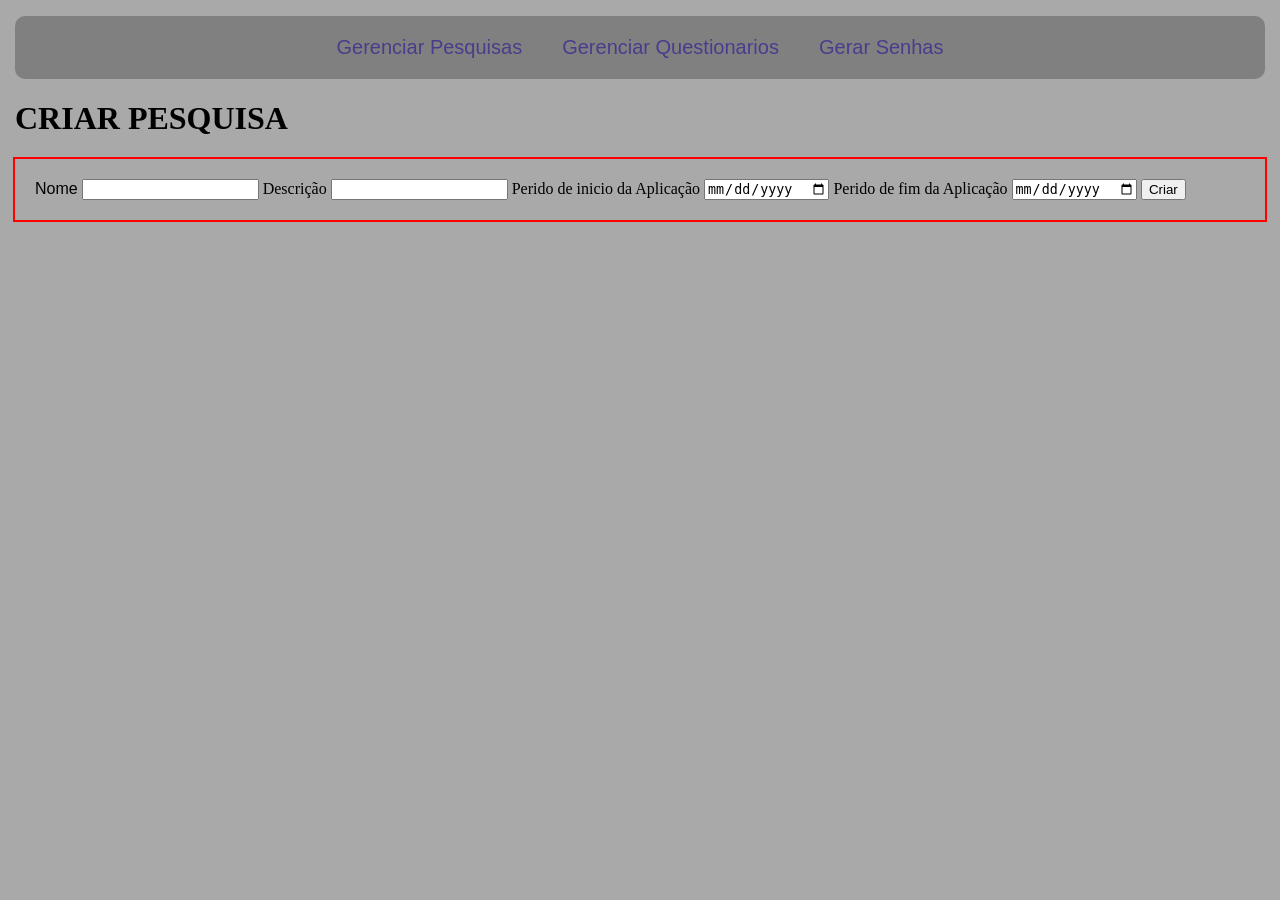
<file: main.nav/CriarPesquisa.html>
<!DOCTYPE html>
<html lang="en">
<head>
    <meta charset="UTF-8">
    <meta name="viewport" content="width=device-width, initial-scale=1.0">
    <title>Criar Pesquisa</title>
    <link rel="stylesheet" href="/css/styles.css">
</head>
<body>
    <head>
        <nav>
        <ul class="navigation">
            <li><a href="/main.nav/CriarPesquisa.html">Gerenciar Pesquisas</a></li>
            <li><a href="/main.nav/CriarQuestionario.html">Gerenciar Questionarios</a></li>
            <li><a href="/main.nav/senhas.html">Gerar Senhas</a></li>
        </ul>
    </nav>
        <h1>CRIAR PESQUISA</h1>
        
    </head>
    <main>
        <!--ONDE O USUARIO CRIA A PESQUISA-->
        <form action="/CriarPesquisa" method="get" id="form_CP">
            <label for="Nome" id="name_CP">Nome</label>
            <input type="text" name="Nome">
            <label for="Descrição">Descrição</label>
            <input type="text" name="Descrição">
            <label for="periodo_inicio">Perido de inicio da Aplicação</label>
            <input type="date" name="periodo_inicio">
            <label for="periodo_final">Perido de fim da Aplicação</label>
            <input type="date" name="periodo_final">
            <button type="submit" name="Enviar">Criar</button>
        </form>
    </main>
</body>
</html>
</file>
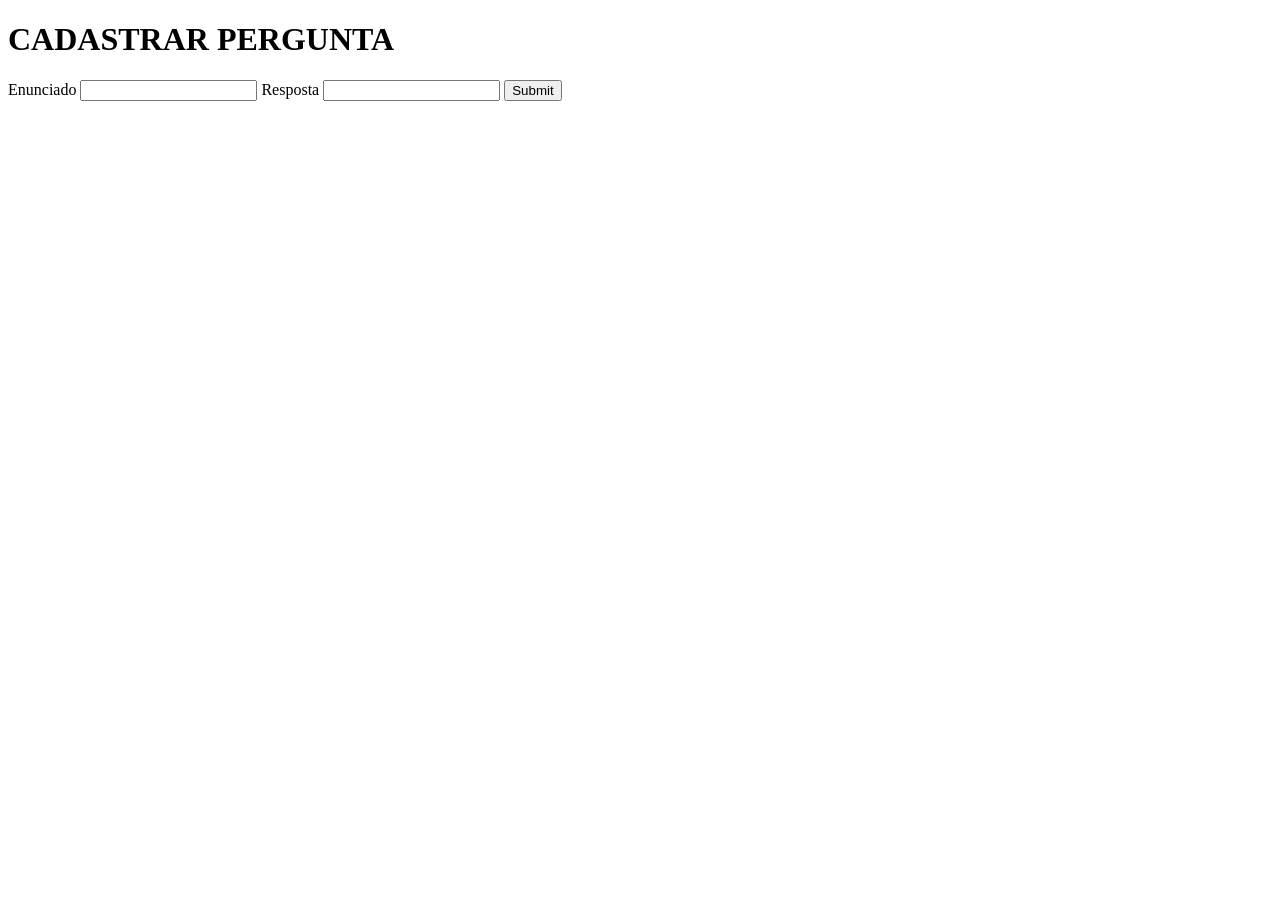
<file: main.nav/CriarQuestionario.html>
<!DOCTYPE html>
<html lang="en">
<head>
    <meta charset="UTF-8">
    <meta name="viewport" content="width=device-width, initial-scale=1.0">
    <title>Document</title>
</head>
<body>
    <h1>CADASTRAR PERGUNTA</h1>
    <main>
        <!--ONDE O USUARIO CRIA O QUESTIONARIO-->
        <form action="/CriarQuestionario" method="get">
            <label for="Enunciado">Enunciado</label>
            <input type="text" name="Enunciado">
            <label for="Resposta">Resposta</label>
            <input type="text" name="Resposta">
            <input type="submit" name="Enviar">
            
        </form>
    </main>
</body>
</html>
</file>
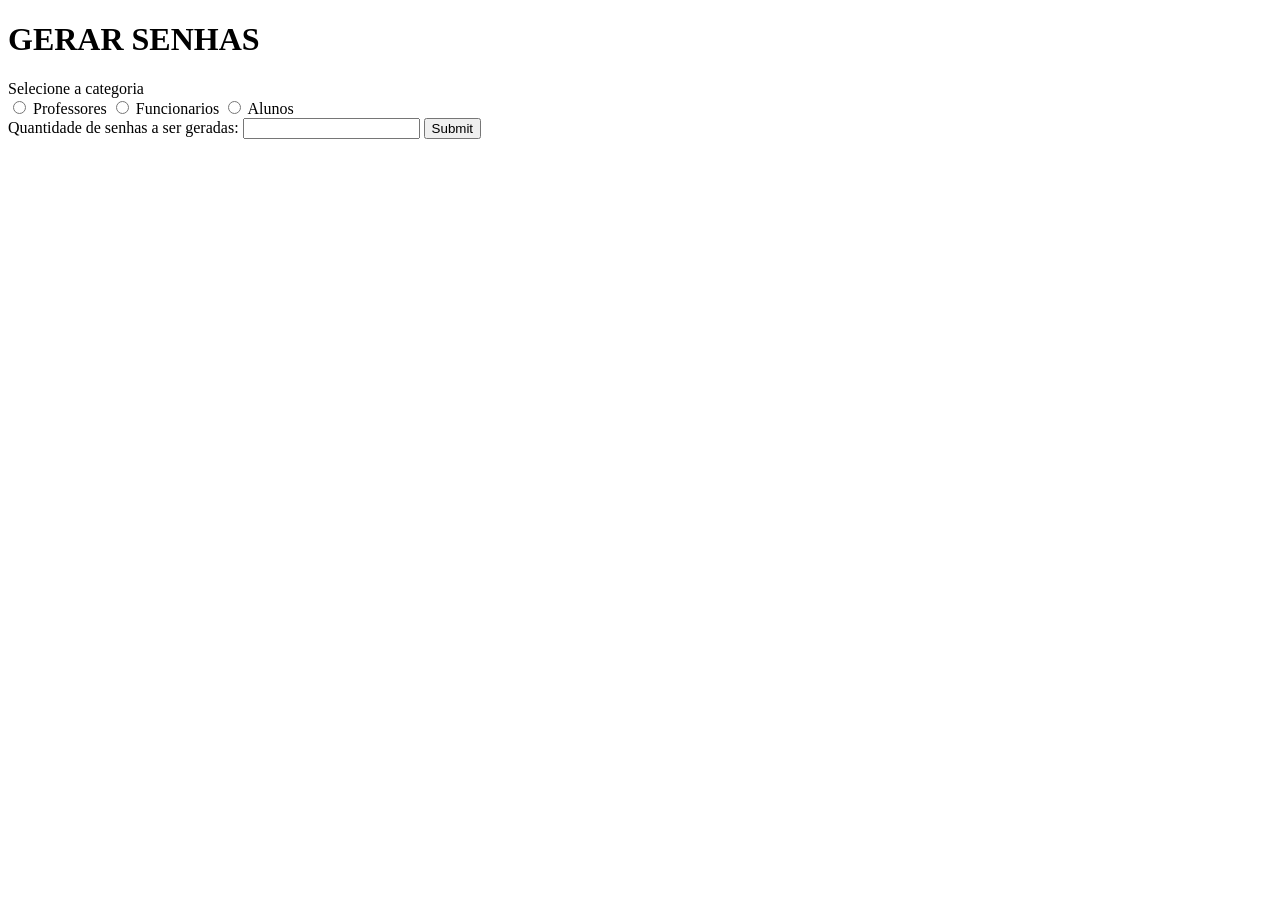
<file: main.nav/senhas.html>
<!DOCTYPE html>
<html lang="en">
<head>
    <meta charset="UTF-8">
    <meta name="viewport" content="width=device-width, initial-scale=1.0">
    <title>Document</title>
</head>
<body>
    <h1>GERAR SENHAS</h1>
    <form action="/GerarSenhas" method="get">
        <label for="Categoria">Selecione a categoria</label>
        <br>
        <input type="radio" name="Categoria">
        <label for="Professores">Professores</label>
        <input type="radio" name="Categoria">
        <label for="Funcionarios">Funcionarios</label>
        <input type="radio" name="Categoria">
        <label for="Alunos">Alunos</label>
        <br>
        <!--Quantidade de Senhas Geradas-->
        <label for="Senhas">Quantidade de senhas a ser geradas:</label>
        <input type="number" name="GerarSenhas">
        <input type="submit" name="Enviar">

        
    </form>
</body>
</html>
</file>
<file: css/styles.css>
body{
    background-color: #A9A9A9;
    margin: 15px;
}
.navigation{
    list-style: none;
    background-color:#808080;
    border-radius: 10px;
    display: flex;
    padding: 20px;
    justify-content: center;
}
a{
    text-decoration: none;
    padding:20px;
    font-size: 20px;
    color: #483D8B;
    font-family: "Figtree", sans-serif;
}
#apresentacao{
    background-color: #D3D3D3;
    border-radius: 20px;
}
#Titulo{
    font-family: "Figtree", sans-serif;
    text-align:left;
    padding-left: 10px;
    padding-top: 10px;
    font-size: 40px;
}

#descricao{
    font-size: 15px;
    padding-left: 15px;
    font-family: Verdana, Geneva, Tahoma, sans-serif;
}
#fuction{
    background-color: #D3D3D3;
    border-radius: 20px;
}
#img_system{
    padding: 30px;
    padding-left: 100px;
}
.subtitulo{
    font-family: "Figtree", sans-serif;
    text-align:left;
    padding-left: 10px;
    padding-top: 10px;
    font-size: 30px;
}
#form_CP{
    align-items: center;
    outline: 2px solid red;
    display: block;
    padding: 20px;
}
#name_CP{
    font-family: "Figtree", sans-serif;
    
}
</file>
